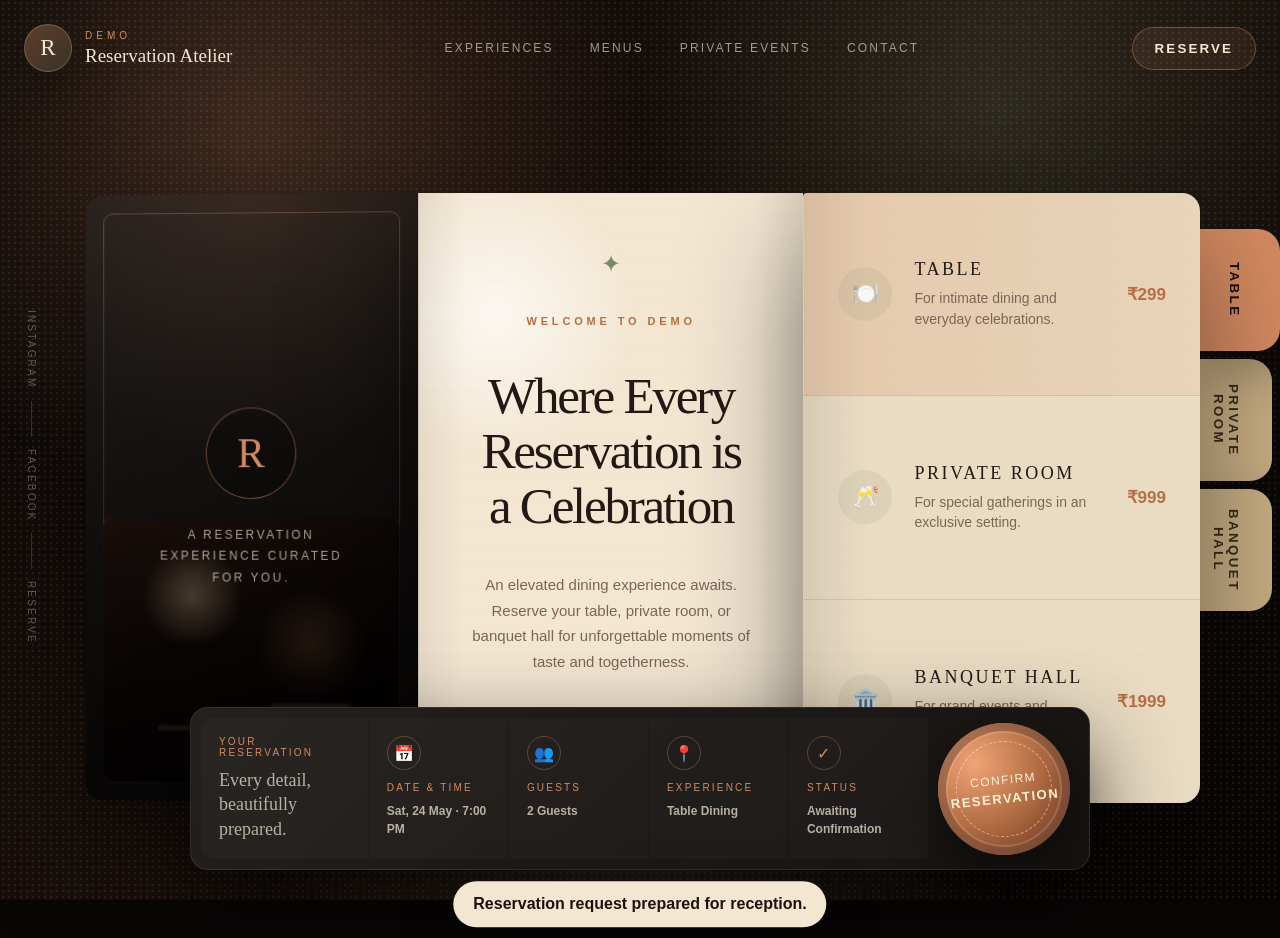
<file: index.html>
<!DOCTYPE html>
<html lang="en">
<head>
  <meta charset="UTF-8" />
  <meta name="viewport" content="width=device-width, initial-scale=1.0" />
  <title>Reservation Passport UI</title>
  <link rel="stylesheet" href="style.css" />
</head>
<body>
  <div class="ambient"></div>
  <div class="grain"></div>

  <main class="page">
    <nav class="navbar">
      <div class="logo">
        <div class="logo-mark">R</div>
        <div>
          <span>DEMO</span>
          <strong>Reservation Atelier</strong>
        </div>
      </div>

      <div class="nav-links">
        <a>Experiences</a>
        <a>Menus</a>
        <a>Private Events</a>
        <a>Contact</a>
      </div>

      <button class="nav-btn">Reserve</button>
    </nav>

    <section class="book-scene">
      <aside class="side-social">
        <span>Instagram</span>
        <i></i>
        <span>Facebook</span>
        <i></i>
        <span>Reserve</span>
      </aside>

      <section class="book">
        <div class="cover-page">
          <div class="cover-overlay"></div>

          <div class="cover-content">
            <div class="crest">R</div>
            <p>A reservation experience curated for you.</p>
          </div>

          <div class="cover-photo"></div>
        </div>

        <div class="paper-page intro-page">
          <div class="small-crest">✦</div>

          <span class="page-label">WELCOME TO DEMO</span>

          <h1>
            Where Every
            <br />
            Reservation is
            <br />
            a Celebration
          </h1>

          <p>
            An elevated dining experience awaits. Reserve your table,
            private room, or banquet hall for unforgettable moments
            of taste and togetherness.
          </p>

          <div class="signature">Atelier de Dining</div>
        </div>

        <div class="paper-page options-page">
          <button class="experience active" data-mode="table">
            <div class="icon">🍽️</div>
            <div>
              <h3>Table</h3>
              <p>For intimate dining and everyday celebrations.</p>
            </div>
            <span>₹299</span>
          </button>

          <button class="experience" data-mode="private">
            <div class="icon">🥂</div>
            <div>
              <h3>Private Room</h3>
              <p>For special gatherings in an exclusive setting.</p>
            </div>
            <span>₹999</span>
          </button>

          <button class="experience" data-mode="banquet">
            <div class="icon">🏛️</div>
            <div>
              <h3>Banquet Hall</h3>
              <p>For grand events and unforgettable occasions.</p>
            </div>
            <span>₹1999</span>
          </button>
        </div>

        <div class="tabs">
          <button class="active" data-mode="table">Table</button>
          <button data-mode="private">Private Room</button>
          <button data-mode="banquet">Banquet Hall</button>
        </div>
      </section>

      <section class="reservation-strip">
        <div class="strip-left">
          <span>Your Reservation</span>
          <p>Every detail, beautifully prepared.</p>
        </div>

        <div class="step">
          <div class="step-icon">📅</div>
          <span>Date & Time</span>
          <strong>Sat, 24 May · 7:00 PM</strong>
        </div>

        <div class="step">
          <div class="step-icon">👥</div>
          <span>Guests</span>
          <strong>2 Guests</strong>
        </div>

        <div class="step">
          <div class="step-icon">📍</div>
          <span>Experience</span>
          <strong id="stripMode">Table Dining</strong>
        </div>

        <div class="step">
          <div class="step-icon">✓</div>
          <span>Status</span>
          <strong>Awaiting Confirmation</strong>
        </div>

        <button class="seal-btn" id="confirmBtn">
          <span>Confirm</span>
          <strong>Reservation</strong>
        </button>
      </section>
    </section>
  </main>

  <div class="toast" id="toast">
    Reservation request prepared for reception.
  </div>

  <script src="script.js"></script>
</body>
</html>
</file>
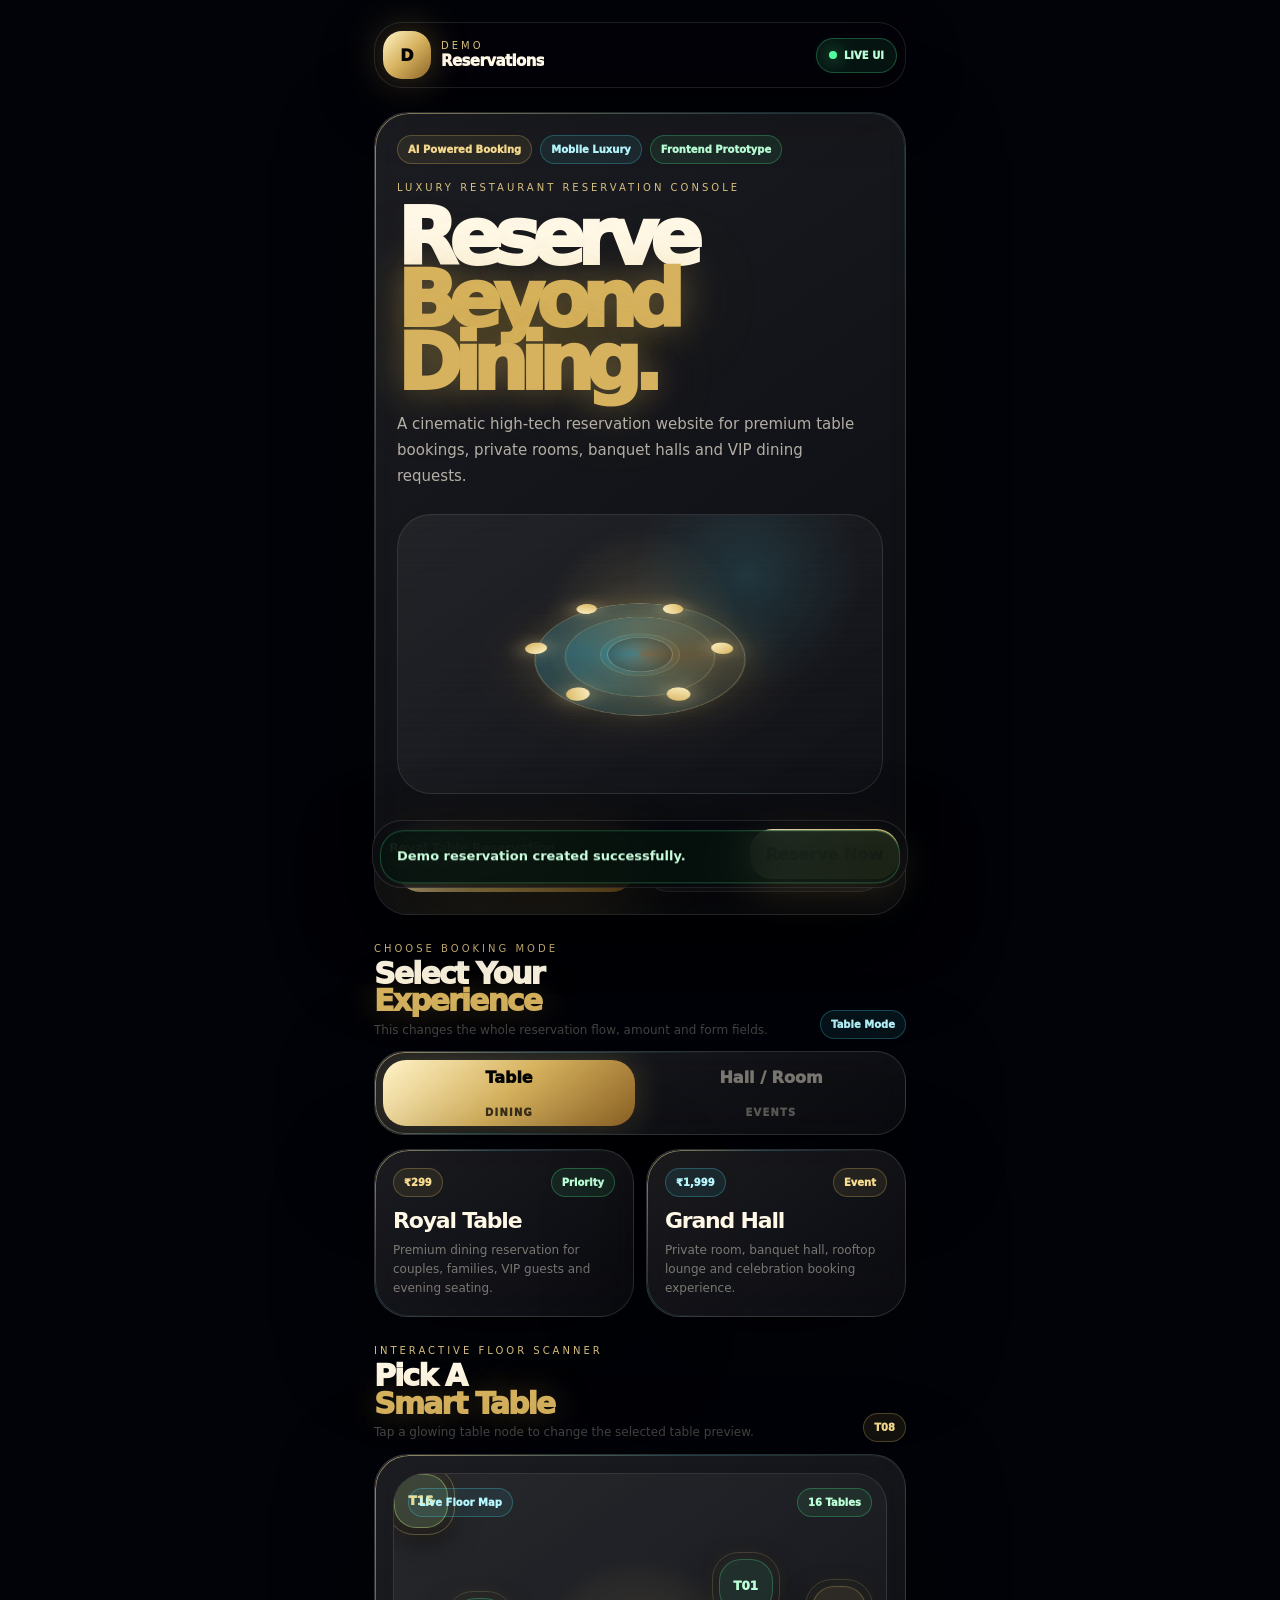
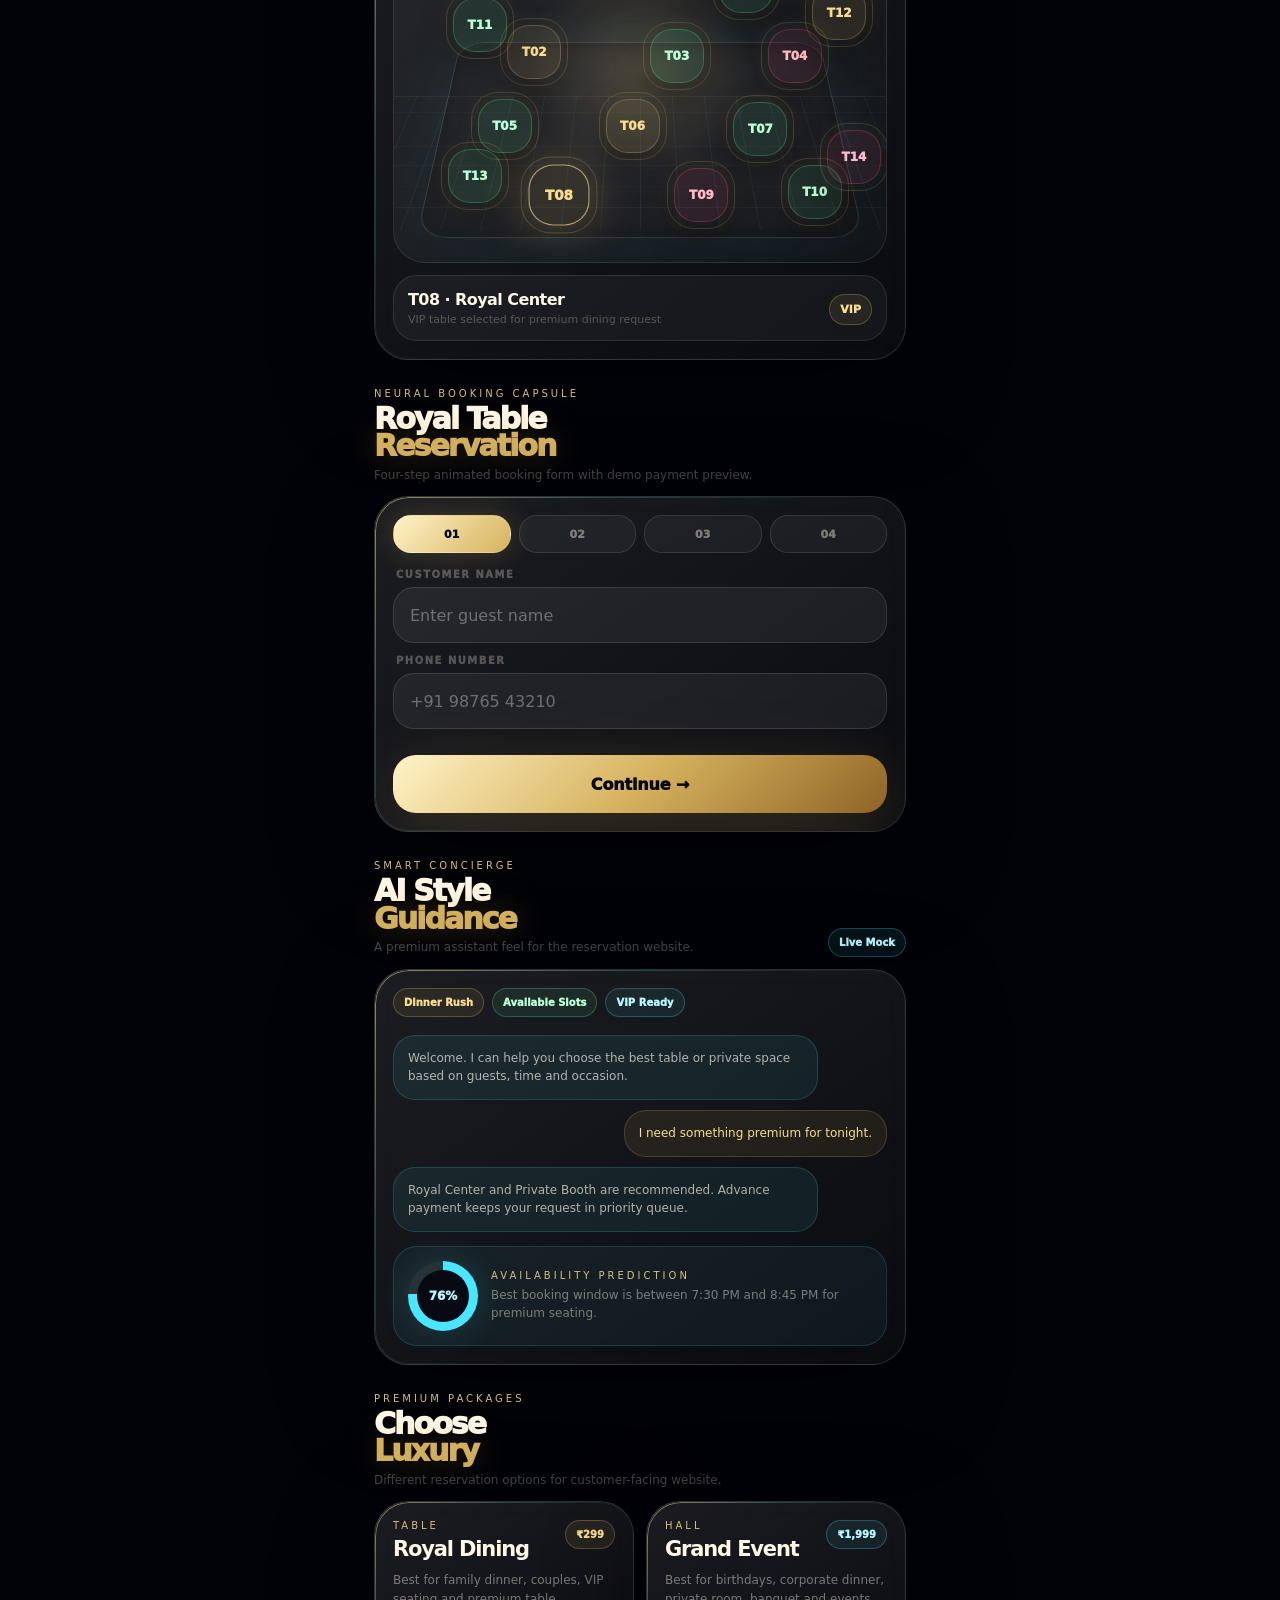
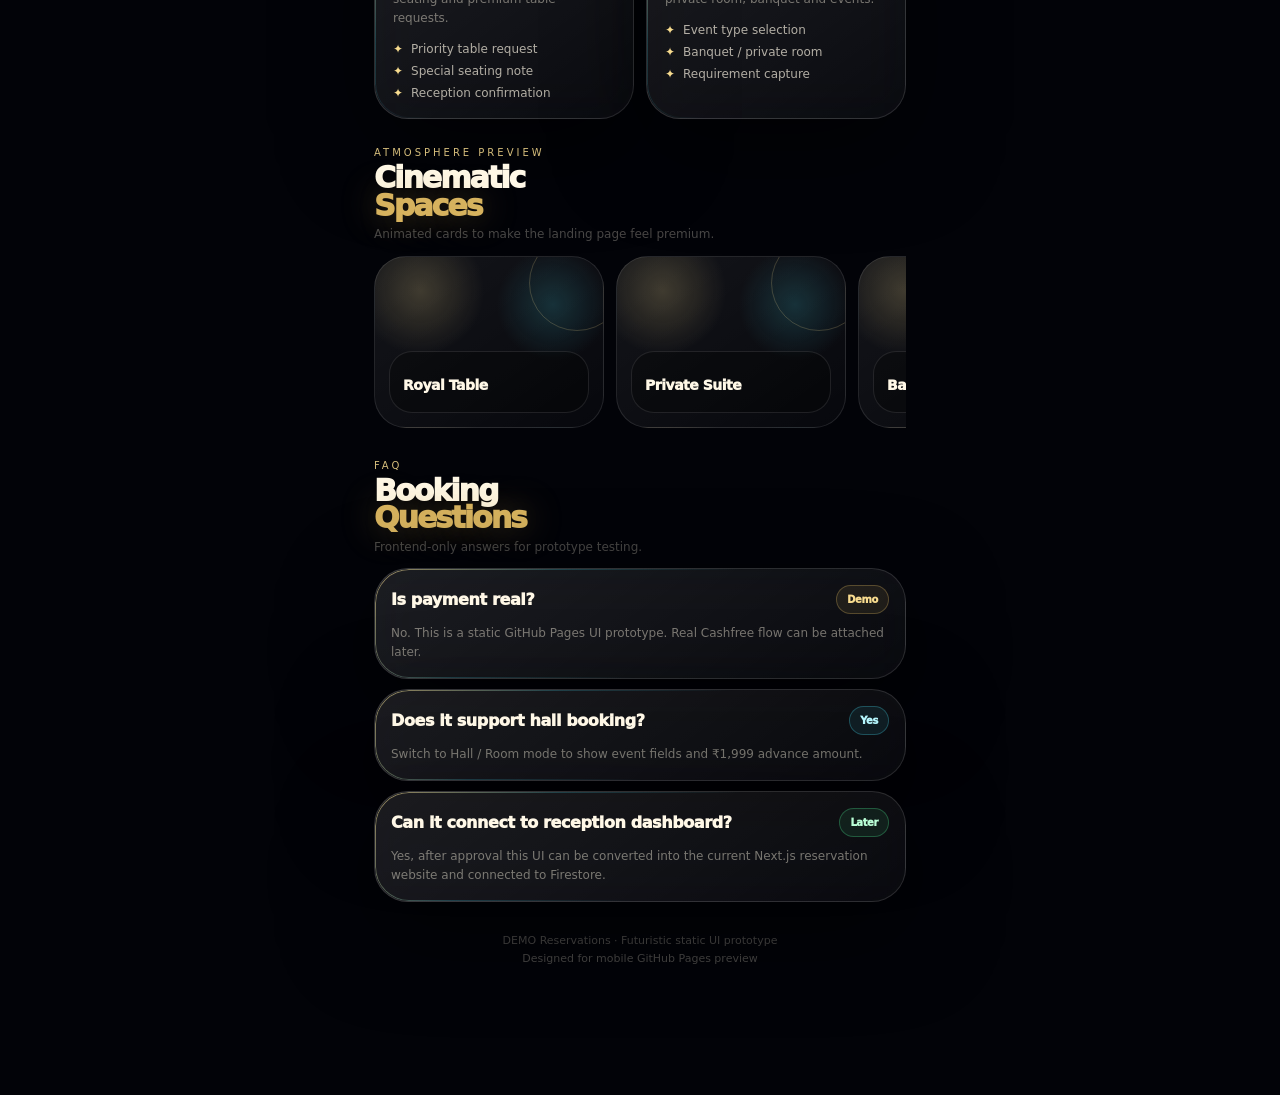
<file: reservation_ultra_futuristic_redesign.html>
<!DOCTYPE html>
<html lang="en">
<head>
  <meta charset="UTF-8" />
  <meta name="viewport" content="width=device-width, initial-scale=1.0, viewport-fit=cover" />
  <meta name="theme-color" content="#020308" />
  <title>DEMO Reservations — Ultra Futuristic Booking UI</title>
  <style>
    :root {
      --bg: #020308;
      --bg2: #070a13;
      --panel: rgba(255,255,255,.065);
      --panel2: rgba(255,255,255,.105);
      --line: rgba(255,255,255,.13);
      --line2: rgba(248,220,143,.28);
      --gold: #d6b25e;
      --gold2: #f8dc8f;
      --gold3: #fff3c7;
      --cyan: #49e6ff;
      --cyan2: #b7f8ff;
      --green: #52ff9d;
      --red: #ff547a;
      --orange: #ffb84d;
      --txt: #fff8e7;
      --muted: rgba(255,248,231,.68);
      --muted2: rgba(255,248,231,.44);
      --muted3: rgba(255,248,231,.28);
      --shadow: 0 28px 90px rgba(0,0,0,.55);
      --safe-bottom: env(safe-area-inset-bottom);
    }

    * {
      box-sizing: border-box;
      margin: 0;
      padding: 0;
      -webkit-tap-highlight-color: transparent;
    }

    html {
      scroll-behavior: smooth;
      background: var(--bg);
    }

    body {
      min-height: 100vh;
      overflow-x: hidden;
      color: var(--txt);
      background: var(--bg);
      font-family: Inter, ui-sans-serif, system-ui, -apple-system, BlinkMacSystemFont, "Segoe UI", sans-serif;
    }

    button, input, select, textarea {
      font: inherit;
    }

    button {
      border: 0;
      cursor: pointer;
    }

    a {
      color: inherit;
      text-decoration: none;
    }

    .screen-bg {
      position: fixed;
      inset: 0;
      z-index: -10;
      background:
        radial-gradient(circle at 12% 7%, rgba(214,178,94,.35), transparent 28%),
        radial-gradient(circle at 94% 16%, rgba(73,230,255,.19), transparent 26%),
        radial-gradient(circle at 45% 100%, rgba(214,178,94,.13), transparent 36%),
        linear-gradient(135deg, #010206 0%, #080c17 46%, #020204 100%);
    }

    .screen-bg::before {
      content: "";
      position: absolute;
      inset: 0;
      background-image:
        linear-gradient(rgba(255,255,255,.032) 1px, transparent 1px),
        linear-gradient(90deg, rgba(255,255,255,.032) 1px, transparent 1px);
      background-size: 44px 44px;
      mask-image: linear-gradient(to bottom, rgba(0,0,0,.8), transparent 82%);
      animation: gridFlow 18s linear infinite;
    }

    .screen-bg::after {
      content: "";
      position: absolute;
      inset: -20%;
      background: conic-gradient(from 120deg, transparent, rgba(214,178,94,.10), transparent, rgba(73,230,255,.08), transparent);
      filter: blur(46px);
      opacity: .95;
      animation: aurora 32s linear infinite;
    }

    @keyframes gridFlow {
      to { transform: translateY(44px); }
    }

    @keyframes aurora {
      to { transform: rotate(360deg); }
    }

    .orb {
      position: fixed;
      border-radius: 999px;
      filter: blur(64px);
      z-index: -9;
      pointer-events: none;
      opacity: .38;
      animation: orbFloat 9s ease-in-out infinite alternate;
    }

    .orb.one { width: 310px; height: 310px; background: var(--gold); left: -145px; top: 12%; }
    .orb.two { width: 280px; height: 280px; background: var(--cyan); right: -145px; top: 38%; animation-delay: -3s; opacity: .27; }
    .orb.three { width: 240px; height: 240px; background: #9d6f27; left: 30%; bottom: -150px; animation-delay: -6s; opacity: .24; }

    @keyframes orbFloat {
      from { transform: translate3d(0,0,0) scale(1); }
      to { transform: translate3d(28px,-42px,0) scale(1.15); }
    }

    .noise {
      position: fixed;
      inset: 0;
      pointer-events: none;
      z-index: -8;
      opacity: .12;
      background-image: url("data:image/svg+xml,%3Csvg viewBox='0 0 180 180' xmlns='http://www.w3.org/2000/svg'%3E%3Cfilter id='n'%3E%3CfeTurbulence type='fractalNoise' baseFrequency='0.84' numOctaves='3' stitchTiles='stitch'/%3E%3C/filter%3E%3Crect width='100%25' height='100%25' filter='url(%23n)' opacity='0.44'/%3E%3C/svg%3E");
    }

    .stars {
      position: fixed;
      inset: 0;
      z-index: -7;
      pointer-events: none;
      overflow: hidden;
    }

    .star {
      position: absolute;
      border-radius: 999px;
      background: currentColor;
      color: rgba(248,220,143,.72);
      box-shadow: 0 0 16px currentColor;
      opacity: .2;
      animation: starPulse 3.7s ease-in-out infinite;
    }

    @keyframes starPulse {
      0%,100% { transform: scale(.7); opacity: .16; }
      50% { transform: scale(1.22); opacity: .95; }
    }

    .preloader {
      position: fixed;
      inset: 0;
      z-index: 9999;
      display: grid;
      place-items: center;
      background: radial-gradient(circle at 50% 40%, rgba(214,178,94,.18), transparent 32%), #020308;
      animation: preOut .9s ease 2.0s forwards;
    }

    @keyframes preOut {
      to { opacity: 0; visibility: hidden; transform: scale(1.03); }
    }

    .loader-card {
      width: min(88vw, 360px);
      border: 1px solid var(--line);
      background: linear-gradient(145deg, rgba(255,255,255,.105), rgba(255,255,255,.035));
      border-radius: 38px;
      padding: 30px;
      text-align: center;
      box-shadow: var(--shadow);
      backdrop-filter: blur(24px);
      position: relative;
      overflow: hidden;
    }

    .loader-ring {
      width: 118px;
      height: 118px;
      margin: 0 auto 22px;
      border-radius: 999px;
      background: conic-gradient(from 0deg, var(--gold2), transparent, var(--cyan), transparent, var(--gold2));
      display: grid;
      place-items: center;
      animation: spin 1.3s linear infinite;
      box-shadow: 0 0 55px rgba(214,178,94,.26);
    }

    .loader-ring::after {
      content: "D";
      width: 82px;
      height: 82px;
      border-radius: inherit;
      background: #070a12;
      color: var(--gold2);
      display: grid;
      place-items: center;
      font-size: 34px;
      font-weight: 1000;
      box-shadow: inset 0 0 28px rgba(0,0,0,.55);
    }

    @keyframes spin { to { transform: rotate(360deg); } }

    .loader-card h2 {
      font-size: 20px;
      letter-spacing: -.04em;
    }

    .loader-card p {
      margin-top: 8px;
      color: var(--muted2);
      font-size: 13px;
      line-height: 1.55;
    }

    .app {
      width: min(100%, 560px);
      min-height: 100vh;
      margin: 0 auto;
      padding: 14px 14px calc(110px + var(--safe-bottom));
      position: relative;
    }

    .nav {
      position: sticky;
      top: 0;
      z-index: 100;
      padding: 8px 0 12px;
      backdrop-filter: blur(18px);
      -webkit-backdrop-filter: blur(18px);
    }

    .nav-box {
      display: flex;
      align-items: center;
      justify-content: space-between;
      gap: 12px;
      border: 1px solid rgba(255,255,255,.105);
      background: rgba(2,3,8,.55);
      border-radius: 28px;
      padding: 8px;
      box-shadow: 0 18px 60px rgba(0,0,0,.30);
    }

    .brand {
      display: flex;
      align-items: center;
      gap: 10px;
      min-width: 0;
    }

    .logo {
      width: 48px;
      height: 48px;
      border-radius: 19px;
      display: grid;
      place-items: center;
      flex: 0 0 auto;
      color: #040404;
      font-weight: 1000;
      background: linear-gradient(135deg, var(--gold3), var(--gold), #8d6427);
      box-shadow: 0 0 36px rgba(214,178,94,.34);
      position: relative;
      overflow: hidden;
    }

    .logo::after {
      content: "";
      position: absolute;
      inset: -70%;
      background: linear-gradient(90deg, transparent, rgba(255,255,255,.70), transparent);
      transform: rotate(35deg) translateX(-82%);
      animation: logoShine 3.5s infinite;
    }

    @keyframes logoShine {
      0%, 35% { transform: rotate(35deg) translateX(-82%); }
      70%, 100% { transform: rotate(35deg) translateX(82%); }
    }

    .kicker {
      color: var(--gold2);
      font-size: 10px;
      letter-spacing: .30em;
      text-transform: uppercase;
      opacity: .86;
      white-space: nowrap;
    }

    .brand-title {
      margin-top: 1px;
      font-size: 15px;
      font-weight: 1000;
      letter-spacing: -.04em;
      white-space: nowrap;
      overflow: hidden;
      text-overflow: ellipsis;
    }

    .live {
      display: inline-flex;
      align-items: center;
      gap: 7px;
      border: 1px solid rgba(82,255,157,.26);
      background: rgba(82,255,157,.08);
      color: #baffd7;
      border-radius: 999px;
      padding: 11px 12px;
      font-size: 10px;
      font-weight: 1000;
      white-space: nowrap;
    }

    .dot {
      width: 8px;
      height: 8px;
      border-radius: 999px;
      background: var(--green);
      box-shadow: 0 0 18px var(--green);
      animation: dotPulse 1.25s infinite;
    }

    @keyframes dotPulse {
      0%, 100% { opacity: .46; transform: scale(.85); }
      50% { opacity: 1; transform: scale(1.25); }
    }

    .glass {
      border: 1px solid var(--line);
      background: linear-gradient(145deg, rgba(255,255,255,.105), rgba(255,255,255,.035));
      border-radius: 34px;
      box-shadow: var(--shadow);
      backdrop-filter: blur(24px);
      -webkit-backdrop-filter: blur(24px);
      position: relative;
      overflow: hidden;
    }

    .glass::before {
      content: "";
      position: absolute;
      inset: 0;
      border-radius: inherit;
      padding: 1px;
      background: linear-gradient(135deg, rgba(248,220,143,.58), rgba(73,230,255,.21), transparent 58%);
      -webkit-mask: linear-gradient(#000 0 0) content-box, linear-gradient(#000 0 0);
      -webkit-mask-composite: xor;
      mask-composite: exclude;
      pointer-events: none;
    }

    .hero {
      padding-top: 12px;
    }

    .hero-card {
      padding: 22px;
      min-height: 660px;
      display: grid;
      align-content: space-between;
      animation: revealUp .8s ease both;
    }

    @keyframes revealUp {
      from { opacity: 0; transform: translateY(28px) scale(.975); }
      to { opacity: 1; transform: translateY(0) scale(1); }
    }

    .hero-main {
      position: relative;
      z-index: 1;
    }

    .chip-row {
      display: flex;
      flex-wrap: wrap;
      gap: 8px;
      margin-bottom: 18px;
    }

    .chip {
      display: inline-flex;
      align-items: center;
      justify-content: center;
      gap: 6px;
      border: 1px solid rgba(255,255,255,.12);
      background: rgba(255,255,255,.055);
      color: var(--muted);
      border-radius: 999px;
      padding: 8px 10px;
      font-size: 10px;
      font-weight: 1000;
      white-space: nowrap;
    }

    .chip.gold { color: var(--gold2); border-color: rgba(214,178,94,.30); background: rgba(214,178,94,.095); }
    .chip.cyan { color: var(--cyan2); border-color: rgba(73,230,255,.26); background: rgba(73,230,255,.08); }
    .chip.green { color: #baffd7; border-color: rgba(82,255,157,.26); background: rgba(82,255,157,.08); }
    .chip.red { color: #ffbac9; border-color: rgba(255,84,122,.30); background: rgba(255,84,122,.08); }
    .chip.orange { color: #ffd39a; border-color: rgba(255,184,77,.30); background: rgba(255,184,77,.08); }

    .hero-title {
      margin-top: 14px;
      font-size: clamp(52px, 14vw, 78px);
      line-height: .80;
      letter-spacing: -.105em;
      font-weight: 1000;
    }

    .gold-text {
      color: var(--gold);
      text-shadow: 0 0 36px rgba(214,178,94,.38), 0 0 90px rgba(214,178,94,.18);
    }

    .cyan-text {
      color: var(--cyan);
      text-shadow: 0 0 36px rgba(73,230,255,.24);
    }

    .hero-copy {
      max-width: 95%;
      margin-top: 18px;
      color: var(--muted);
      font-size: 15px;
      line-height: 1.72;
    }

    .hero-visual {
      height: 280px;
      margin: 24px 0;
      border-radius: 34px;
      border: 1px solid rgba(255,255,255,.10);
      background:
        radial-gradient(circle at 50% 40%, rgba(248,220,143,.18), transparent 33%),
        radial-gradient(circle at 72% 22%, rgba(73,230,255,.13), transparent 28%),
        linear-gradient(145deg, rgba(255,255,255,.060), rgba(255,255,255,.020));
      position: relative;
      overflow: hidden;
      display: grid;
      place-items: center;
      perspective: 900px;
    }

    .hero-visual::before {
      content: "";
      position: absolute;
      inset: 0;
      background: repeating-linear-gradient(180deg, rgba(255,255,255,.045) 0 1px, transparent 1px 10px);
      opacity: .25;
      animation: scanLines 4.5s linear infinite;
    }

    @keyframes scanLines {
      from { transform: translateY(-18px); }
      to { transform: translateY(18px); }
    }

    .dining-orbit {
      width: 210px;
      height: 210px;
      border-radius: 999px;
      position: relative;
      transform: rotateX(58deg) rotateZ(0deg);
      transform-style: preserve-3d;
      animation: orbitSpin 11s linear infinite;
    }

    @keyframes orbitSpin {
      to { transform: rotateX(58deg) rotateZ(360deg); }
    }

    .orbit-ring {
      position: absolute;
      inset: 0;
      border-radius: inherit;
      border: 1px solid rgba(248,220,143,.30);
      background: conic-gradient(from 90deg, rgba(214,178,94,.18), rgba(73,230,255,.20), rgba(214,178,94,.18));
      box-shadow: 0 0 60px rgba(214,178,94,.20);
    }

    .orbit-ring:nth-child(2) { inset: 30px; opacity: .74; animation: reverseSpin 6s linear infinite; }
    .orbit-ring:nth-child(3) { inset: 65px; opacity: .62; animation: reverseSpin 8s linear infinite; }

    @keyframes reverseSpin {
      to { transform: rotate(-360deg); }
    }

    .orbit-table {
      position: absolute;
      inset: 72px;
      border-radius: 999px;
      background: rgba(255,255,255,.08);
      border: 1px solid rgba(255,255,255,.16);
      box-shadow: inset 0 0 34px rgba(0,0,0,.42);
    }

    .orbit-seat {
      width: 22px;
      height: 22px;
      border-radius: 999px;
      position: absolute;
      left: 94px;
      top: 94px;
      margin: -11px;
      background: linear-gradient(135deg, var(--gold3), var(--gold));
      box-shadow: 0 0 24px rgba(248,220,143,.62);
      animation: seatPulse 1.6s ease-in-out infinite;
    }

    .orbit-seat:nth-child(5) { transform: rotate(0deg) translateX(94px); }
    .orbit-seat:nth-child(6) { transform: rotate(60deg) translateX(94px); animation-delay: .1s; }
    .orbit-seat:nth-child(7) { transform: rotate(120deg) translateX(94px); animation-delay: .2s; }
    .orbit-seat:nth-child(8) { transform: rotate(180deg) translateX(94px); animation-delay: .3s; }
    .orbit-seat:nth-child(9) { transform: rotate(240deg) translateX(94px); animation-delay: .4s; }
    .orbit-seat:nth-child(10) { transform: rotate(300deg) translateX(94px); animation-delay: .5s; }

    @keyframes seatPulse {
      0%,100% { opacity: .72; filter: brightness(.9); }
      50% { opacity: 1; filter: brightness(1.2); }
    }

    .hero-actions {
      display: grid;
      grid-template-columns: 1fr;
      gap: 10px;
      margin-top: 16px;
    }

    .btn {
      min-height: 58px;
      border-radius: 23px;
      display: inline-flex;
      align-items: center;
      justify-content: center;
      gap: 10px;
      padding: 15px 18px;
      color: #050505;
      background: linear-gradient(135deg, var(--gold3), var(--gold), #8f6426);
      box-shadow: 0 18px 70px rgba(214,178,94,.24);
      font-weight: 1000;
      letter-spacing: -.01em;
      position: relative;
      overflow: hidden;
      transition: transform .22s ease, filter .22s ease;
    }

    .btn::after {
      content: "";
      position: absolute;
      inset: -90% -40%;
      background: linear-gradient(90deg, transparent, rgba(255,255,255,.55), transparent);
      transform: translateX(-80%) rotate(25deg);
      transition: transform .7s ease;
    }

    .btn:active { transform: scale(.98); filter: brightness(1.05); }
    .btn:hover::after { transform: translateX(80%) rotate(25deg); }
    .btn.secondary { color: var(--txt); background: rgba(255,255,255,.060); border: 1px solid rgba(255,255,255,.12); box-shadow: none; }
    .btn.small { min-height: 46px; border-radius: 18px; font-size: 13px; padding: 12px 14px; }

    .section {
      margin-top: 18px;
    }

    .section-head {
      display: flex;
      justify-content: space-between;
      align-items: end;
      gap: 12px;
      margin: 28px 0 12px;
    }

    .section-title {
      margin-top: 6px;
      font-size: 30px;
      line-height: .92;
      letter-spacing: -.065em;
      font-weight: 1000;
    }

    .section-sub {
      margin-top: 7px;
      color: var(--muted3);
      font-size: 12px;
      line-height: 1.45;
    }

    .experience-switch {
      display: grid;
      grid-template-columns: repeat(2, minmax(0, 1fr));
      gap: 10px;
      padding: 8px;
      border-radius: 30px;
    }

    .mode-btn {
      min-height: 66px;
      border-radius: 23px;
      background: transparent;
      color: var(--muted2);
      font-weight: 1000;
      transition: .25s ease;
      display: grid;
      place-items: center;
      gap: 3px;
    }

    .mode-btn span {
      color: inherit;
      font-size: 10px;
      letter-spacing: .12em;
      text-transform: uppercase;
      opacity: .74;
    }

    .mode-btn.active {
      color: #050505;
      background: linear-gradient(135deg, var(--gold3), var(--gold), #8f6426);
      box-shadow: 0 0 34px rgba(214,178,94,.24);
    }

    .cinematic-tabs {
      display: grid;
      grid-template-columns: 1fr;
      gap: 12px;
      margin-top: 14px;
    }

    .experience-card {
      padding: 18px;
      min-height: 160px;
    }

    .experience-card h3 {
      margin-top: 11px;
      font-size: 22px;
      letter-spacing: -.055em;
    }

    .experience-card p {
      margin-top: 8px;
      color: var(--muted2);
      font-size: 12px;
      line-height: 1.58;
    }

    .experience-meta {
      display: flex;
      justify-content: space-between;
      align-items: center;
      gap: 10px;
    }

    .floor-lab {
      padding: 18px;
    }

    .floor-map {
      height: 390px;
      border-radius: 32px;
      border: 1px solid rgba(255,255,255,.10);
      background:
        radial-gradient(circle at 50% 50%, rgba(248,220,143,.18), transparent 36%),
        linear-gradient(145deg, rgba(255,255,255,.060), rgba(255,255,255,.020));
      position: relative;
      overflow: hidden;
      perspective: 980px;
    }

    .floor-map::before {
      content: "";
      position: absolute;
      left: -15%;
      right: -15%;
      bottom: 8%;
      height: 72%;
      background-image:
        linear-gradient(rgba(248,220,143,.105) 1px, transparent 1px),
        linear-gradient(90deg, rgba(73,230,255,.09) 1px, transparent 1px);
      background-size: 40px 40px;
      transform: rotateX(63deg);
      transform-origin: bottom;
      animation: floorMove 6s linear infinite;
      opacity: .75;
    }

    @keyframes floorMove {
      to { background-position: 0 40px, 40px 0; }
    }

    .floor-core {
      position: absolute;
      inset: 50px 22px 24px;
      border-radius: 32px;
      transform: rotateX(50deg);
      transform-origin: bottom;
      border: 1px solid rgba(255,255,255,.12);
      background: rgba(255,255,255,.035);
      box-shadow: inset 0 0 50px rgba(0,0,0,.35), 0 0 80px rgba(73,230,255,.10);
    }

    .table-node {
      position: absolute;
      width: 54px;
      height: 54px;
      border-radius: 22px;
      display: grid;
      place-items: center;
      color: var(--txt);
      font-size: 12px;
      font-weight: 1000;
      border: 1px solid rgba(255,255,255,.14);
      background: rgba(255,255,255,.075);
      box-shadow: 0 12px 34px rgba(0,0,0,.34), 0 0 26px rgba(214,178,94,.12);
      animation: nodeFloat 2.8s ease-in-out infinite alternate;
      transition: .22s ease;
    }

    .table-node::after {
      content: "";
      position: absolute;
      inset: -8px;
      border-radius: 27px;
      border: 1px solid rgba(248,220,143,.16);
      animation: nodeRing 2s ease-in-out infinite;
    }

    .table-node.available { color: #baffd7; background: rgba(82,255,157,.08); border-color: rgba(82,255,157,.25); }
    .table-node.vip { color: var(--gold2); background: rgba(214,178,94,.10); border-color: rgba(214,178,94,.31); }
    .table-node.booked { color: #ffbac9; background: rgba(255,84,122,.08); border-color: rgba(255,84,122,.28); }
    .table-node.selected { transform: scale(1.13); border-color: rgba(248,220,143,.66); box-shadow: 0 0 42px rgba(214,178,94,.34); }

    @keyframes nodeFloat {
      from { translate: 0 0; }
      to { translate: 0 -8px; }
    }

    @keyframes nodeRing {
      0%,100% { opacity: .12; transform: scale(.86); }
      50% { opacity: .65; transform: scale(1.10); }
    }

    .map-hud {
      position: absolute;
      left: 14px;
      right: 14px;
      top: 14px;
      display: flex;
      justify-content: space-between;
      align-items: center;
      gap: 10px;
      z-index: 3;
    }

    .selected-table-info {
      margin-top: 12px;
      display: grid;
      grid-template-columns: 1fr auto;
      gap: 10px;
      align-items: center;
      border: 1px solid rgba(255,255,255,.10);
      background: rgba(255,255,255,.045);
      border-radius: 24px;
      padding: 14px;
    }

    .selected-table-info strong {
      display: block;
      font-size: 16px;
      letter-spacing: -.035em;
    }

    .selected-table-info span {
      display: block;
      color: var(--muted3);
      font-size: 11px;
      margin-top: 4px;
    }

    .booking-system {
      padding: 18px;
    }

    .stepper {
      display: grid;
      grid-template-columns: repeat(4, 1fr);
      gap: 8px;
      margin-bottom: 16px;
    }

    .step-dot {
      height: 38px;
      border-radius: 18px;
      border: 1px solid rgba(255,255,255,.11);
      background: rgba(255,255,255,.045);
      color: var(--muted2);
      display: grid;
      place-items: center;
      font-size: 11px;
      font-weight: 1000;
      transition: .25s ease;
    }

    .step-dot.active {
      color: #050505;
      background: linear-gradient(135deg, var(--gold3), var(--gold));
      box-shadow: 0 0 30px rgba(214,178,94,.24);
    }

    .form-step {
      display: none;
      animation: stepIn .32s ease both;
    }

    .form-step.active {
      display: grid;
      gap: 12px;
    }

    @keyframes stepIn {
      from { opacity: 0; transform: translateY(16px); }
      to { opacity: 1; transform: translateY(0); }
    }

    .field {
      display: grid;
      gap: 7px;
    }

    .label {
      color: var(--muted3);
      font-size: 10px;
      font-weight: 1000;
      letter-spacing: .15em;
      text-transform: uppercase;
      padding-left: 3px;
    }

    input, select, textarea {
      width: 100%;
      min-height: 56px;
      color: var(--txt);
      border-radius: 21px;
      border: 1px solid rgba(255,255,255,.12);
      background: rgba(255,255,255,.060);
      outline: none;
      padding: 15px 16px;
      transition: border-color .22s ease, background .22s ease, transform .22s ease;
    }

    input:focus, select:focus, textarea:focus {
      border-color: rgba(248,220,143,.52);
      background: rgba(255,255,255,.085);
      transform: translateY(-1px);
    }

    input::placeholder, textarea::placeholder { color: rgba(255,255,255,.35); }
    select option { color: white; background: #080a12; }
    textarea { resize: none; line-height: 1.55; }

    .field-row {
      display: grid;
      grid-template-columns: 1fr 120px;
      gap: 10px;
    }

    .preference-grid {
      display: grid;
      grid-template-columns: 1fr 1fr;
      gap: 10px;
    }

    .pref-card {
      min-height: 92px;
      border-radius: 24px;
      border: 1px solid rgba(255,255,255,.105);
      background: rgba(255,255,255,.045);
      padding: 13px;
      display: grid;
      align-content: space-between;
      color: var(--muted);
      transition: .22s ease;
    }

    .pref-card.active {
      border-color: rgba(248,220,143,.42);
      background: rgba(214,178,94,.095);
      color: var(--gold2);
    }

    .pref-card b {
      display: block;
      font-size: 13px;
      line-height: 1.25;
    }

    .pref-card span {
      font-size: 10px;
      color: var(--muted3);
    }

    .amount-panel {
      margin-top: 14px;
      padding: 16px;
      border-radius: 28px;
      border: 1px solid rgba(214,178,94,.24);
      background: radial-gradient(circle at 15% 20%, rgba(248,220,143,.16), transparent 35%), rgba(214,178,94,.085);
      display: grid;
      gap: 12px;
    }

    .amount-top {
      display: flex;
      justify-content: space-between;
      align-items: center;
      gap: 12px;
    }

    .amount-top span {
      display: block;
      color: var(--muted3);
      font-size: 10px;
      letter-spacing: .16em;
      text-transform: uppercase;
      font-weight: 1000;
    }

    .amount-top strong {
      display: block;
      color: var(--gold2);
      font-size: 32px;
      letter-spacing: -.065em;
      margin-top: 2px;
    }

    .summary-list {
      display: grid;
      gap: 8px;
    }

    .summary-line {
      display: flex;
      justify-content: space-between;
      gap: 12px;
      color: var(--muted2);
      font-size: 12px;
      border-top: 1px solid rgba(255,255,255,.08);
      padding-top: 8px;
    }

    .summary-line b { color: var(--txt); }

    .step-actions {
      display: grid;
      grid-template-columns: 1fr 1fr;
      gap: 10px;
      margin-top: 14px;
    }

    .step-actions.single { grid-template-columns: 1fr; }

    .hidden { display: none !important; }

    .ai-concierge {
      padding: 18px;
    }

    .chat-window {
      margin-top: 14px;
      display: grid;
      gap: 10px;
    }

    .message {
      max-width: 86%;
      padding: 13px 14px;
      border-radius: 22px;
      border: 1px solid rgba(255,255,255,.10);
      background: rgba(255,255,255,.050);
      color: var(--muted);
      font-size: 12px;
      line-height: 1.55;
    }

    .message.ai {
      border-color: rgba(73,230,255,.18);
      background: rgba(73,230,255,.07);
    }

    .message.user {
      margin-left: auto;
      border-color: rgba(214,178,94,.22);
      background: rgba(214,178,94,.09);
      color: var(--gold2);
    }

    .live-prediction {
      margin-top: 14px;
      display: grid;
      grid-template-columns: auto 1fr;
      gap: 13px;
      align-items: center;
      padding: 14px;
      border: 1px solid rgba(73,230,255,.16);
      background: rgba(73,230,255,.055);
      border-radius: 24px;
    }

    .ring {
      width: 70px;
      height: 70px;
      border-radius: 999px;
      display: grid;
      place-items: center;
      background: conic-gradient(var(--cyan) 0 76%, rgba(255,255,255,.08) 76% 100%);
      box-shadow: 0 0 34px rgba(73,230,255,.16);
    }

    .ring::after {
      content: "76%";
      width: 52px;
      height: 52px;
      border-radius: inherit;
      background: #070a12;
      color: var(--cyan2);
      display: grid;
      place-items: center;
      font-size: 12px;
      font-weight: 1000;
    }

    .packages {
      display: grid;
      gap: 12px;
    }

    .package {
      padding: 18px;
      min-height: 184px;
    }

    .package-top {
      display: flex;
      justify-content: space-between;
      gap: 12px;
      align-items: flex-start;
    }

    .package h3 {
      margin-top: 6px;
      font-size: 21px;
      letter-spacing: -.055em;
    }

    .package p {
      margin-top: 10px;
      color: var(--muted2);
      font-size: 12px;
      line-height: 1.58;
    }

    .feature-list {
      display: grid;
      gap: 8px;
      margin-top: 14px;
    }

    .feature-list li {
      list-style: none;
      display: flex;
      gap: 8px;
      color: var(--muted);
      font-size: 12px;
    }

    .feature-list li::before { content: "✦"; color: var(--gold2); }

    .gallery {
      display: flex;
      gap: 12px;
      overflow-x: auto;
      padding-bottom: 4px;
      scrollbar-width: none;
    }

    .gallery::-webkit-scrollbar { display: none; }

    .gallery-card {
      flex: 0 0 230px;
      height: 172px;
      border-radius: 32px;
      border: 1px solid rgba(255,255,255,.105);
      background: radial-gradient(circle at 20% 20%, rgba(248,220,143,.20), transparent 28%), radial-gradient(circle at 78% 28%, rgba(73,230,255,.16), transparent 26%), linear-gradient(145deg, rgba(255,255,255,.075), rgba(255,255,255,.025));
      position: relative;
      overflow: hidden;
    }

    .gallery-card::before {
      content: "";
      position: absolute;
      inset: auto 14px 14px;
      height: 60px;
      border-radius: 23px;
      border: 1px solid rgba(255,255,255,.10);
      background: rgba(0,0,0,.26);
    }

    .gallery-card::after {
      content: attr(data-label);
      position: absolute;
      left: 28px;
      bottom: 34px;
      font-size: 14px;
      font-weight: 1000;
      letter-spacing: -.035em;
    }

    .gallery-ring {
      position: absolute;
      width: 96px;
      height: 96px;
      border-radius: 999px;
      border: 1px solid rgba(248,220,143,.20);
      right: -22px;
      top: -22px;
      animation: spin 10s linear infinite;
    }

    .faq {
      display: grid;
      gap: 10px;
    }

    .faq-item {
      padding: 16px;
    }

    .faq-q {
      display: flex;
      justify-content: space-between;
      align-items: center;
      gap: 12px;
      font-weight: 1000;
      letter-spacing: -.025em;
    }

    .faq-a {
      color: var(--muted2);
      font-size: 12px;
      line-height: 1.58;
      margin-top: 10px;
    }

    .footer {
      text-align: center;
      color: var(--muted3);
      font-size: 11px;
      line-height: 1.6;
      padding: 30px 8px 18px;
    }

    .bottom-bar {
      position: fixed;
      left: 50%;
      bottom: calc(12px + var(--safe-bottom));
      transform: translateX(-50%);
      z-index: 120;
      width: min(calc(100% - 24px), 536px);
      border: 1px solid rgba(255,255,255,.12);
      background: rgba(5,7,13,.78);
      backdrop-filter: blur(24px);
      -webkit-backdrop-filter: blur(24px);
      border-radius: 30px;
      box-shadow: 0 22px 70px rgba(0,0,0,.50);
      padding: 8px;
      display: grid;
      grid-template-columns: 1fr auto;
      align-items: center;
      gap: 8px;
    }

    .bottom-copy {
      min-width: 0;
      padding-left: 8px;
    }

    .bottom-copy strong {
      display: block;
      font-size: 13px;
      letter-spacing: -.035em;
      white-space: nowrap;
      overflow: hidden;
      text-overflow: ellipsis;
    }

    .bottom-copy span {
      display: block;
      color: var(--muted3);
      font-size: 10px;
      white-space: nowrap;
      overflow: hidden;
      text-overflow: ellipsis;
      margin-top: 2px;
    }

    .bottom-btn {
      min-height: 50px;
      border-radius: 22px;
      padding: 0 16px;
      color: #050505;
      font-weight: 1000;
      background: linear-gradient(135deg, var(--gold3), var(--gold));
      box-shadow: 0 12px 42px rgba(214,178,94,.22);
    }

    .modal {
      position: fixed;
      inset: 0;
      z-index: 500;
      display: none;
      place-items: end center;
      padding: 14px;
      background: rgba(0,0,0,.64);
      backdrop-filter: blur(14px);
    }

    .modal.show { display: grid; }

    .sheet {
      width: min(100%, 540px);
      border-radius: 38px;
      border: 1px solid var(--line);
      background: radial-gradient(circle at 50% 0%, rgba(214,178,94,.19), transparent 34%), rgba(5,7,13,.95);
      box-shadow: 0 34px 120px rgba(0,0,0,.72);
      backdrop-filter: blur(24px);
      padding: 20px;
      animation: sheetUp .36s ease both;
    }

    @keyframes sheetUp {
      from { opacity: 0; transform: translateY(42px) scale(.97); }
      to { opacity: 1; transform: translateY(0) scale(1); }
    }

    .payment-ring {
      width: 120px;
      height: 120px;
      margin: 10px auto 18px;
      border-radius: 999px;
      background: conic-gradient(from 0deg, var(--gold2), var(--cyan), var(--gold2));
      display: grid;
      place-items: center;
      animation: spin 1.25s linear infinite;
      box-shadow: 0 0 60px rgba(214,178,94,.22);
    }

    .payment-ring::after {
      content: "₹";
      width: 84px;
      height: 84px;
      border-radius: inherit;
      display: grid;
      place-items: center;
      color: var(--gold2);
      background: #070a12;
      font-size: 38px;
      font-weight: 1000;
      box-shadow: inset 0 0 30px rgba(0,0,0,.55);
    }

    .sheet h2 {
      text-align: center;
      font-size: 28px;
      line-height: .95;
      letter-spacing: -.065em;
    }

    .sheet p {
      margin: 9px auto 0;
      max-width: 90%;
      text-align: center;
      color: var(--muted2);
      font-size: 13px;
      line-height: 1.55;
    }

    .status-lines {
      display: grid;
      gap: 9px;
      margin: 18px 0 4px;
    }

    .status-line {
      display: flex;
      justify-content: space-between;
      gap: 12px;
      align-items: center;
      padding: 12px;
      border-radius: 18px;
      border: 1px solid rgba(255,255,255,.10);
      background: rgba(255,255,255,.045);
      color: var(--muted2);
      font-size: 12px;
      font-weight: 800;
    }

    .status-line b { color: var(--txt); }

    .toast {
      position: fixed;
      left: 50%;
      bottom: calc(96px + var(--safe-bottom));
      transform: translateX(-50%) translateY(150%);
      z-index: 600;
      width: min(calc(100% - 24px), 520px);
      border-radius: 24px;
      border: 1px solid rgba(82,255,157,.25);
      background: rgba(5,18,13,.88);
      color: #caffde;
      padding: 16px;
      font-size: 13px;
      font-weight: 900;
      line-height: 1.45;
      backdrop-filter: blur(20px);
      box-shadow: 0 24px 80px rgba(0,0,0,.48);
      transition: transform .34s ease;
    }

    .toast.show { transform: translateX(-50%) translateY(0); }

    .reveal {
      opacity: 0;
      transform: translateY(20px);
      transition: .7s ease;
    }

    .reveal.in {
      opacity: 1;
      transform: translateY(0);
    }

    @media (min-width: 500px) {
      .hero-actions { grid-template-columns: 1fr 1fr; }
      .cinematic-tabs { grid-template-columns: 1fr 1fr; }
      .packages { grid-template-columns: 1fr 1fr; }
    }

    @media (max-width: 370px) {
      .field-row, .preference-grid, .hero-actions, .bottom-bar, .step-actions {
        grid-template-columns: 1fr;
      }
      .bottom-copy { display: none; }
      .hero-title { font-size: 47px; }
      .hero-card { padding: 18px; min-height: 620px; }
      .floor-map { height: 350px; }
      .experience-switch { grid-template-columns: 1fr; }
    }

    @media (prefers-reduced-motion: reduce) {
      *, *::before, *::after {
        animation-duration: .001ms !important;
        animation-iteration-count: 1 !important;
        transition-duration: .001ms !important;
        scroll-behavior: auto !important;
      }
    }

    .star:nth-child(1) { left: 37%; top: 61%; width: 2px; height: 2px; color: rgba(248,220,143,.72); animation-delay: -0.1s; animation-duration: 3.02s; }
    .star:nth-child(2) { left: 74%; top: 22%; width: 3px; height: 3px; color: rgba(248,220,143,.72); animation-delay: -0.2s; animation-duration: 3.44s; }
    .star:nth-child(3) { left: 11%; top: 83%; width: 1px; height: 1px; color: rgba(73,230,255,.62); animation-delay: -0.3s; animation-duration: 3.86s; }
    .star:nth-child(4) { left: 48%; top: 44%; width: 2px; height: 2px; color: rgba(248,220,143,.72); animation-delay: -0.4s; animation-duration: 4.28s; }
    .star:nth-child(5) { left: 85%; top: 5%; width: 3px; height: 3px; color: rgba(248,220,143,.72); animation-delay: -0.5s; animation-duration: 4.70s; }
    .star:nth-child(6) { left: 22%; top: 66%; width: 1px; height: 1px; color: rgba(73,230,255,.62); animation-delay: -0.6s; animation-duration: 5.12s; }
    .star:nth-child(7) { left: 59%; top: 27%; width: 2px; height: 2px; color: rgba(248,220,143,.72); animation-delay: -0.7s; animation-duration: 5.54s; }
    .star:nth-child(8) { left: 96%; top: 88%; width: 3px; height: 3px; color: rgba(248,220,143,.72); animation-delay: -0.8s; animation-duration: 5.96s; }
    .star:nth-child(9) { left: 33%; top: 49%; width: 1px; height: 1px; color: rgba(73,230,255,.62); animation-delay: -0.9s; animation-duration: 2.60s; }
    .star:nth-child(10) { left: 70%; top: 10%; width: 2px; height: 2px; color: rgba(248,220,143,.72); animation-delay: -1.0s; animation-duration: 3.02s; }
    .star:nth-child(11) { left: 7%; top: 71%; width: 3px; height: 3px; color: rgba(248,220,143,.72); animation-delay: -1.1s; animation-duration: 3.44s; }
    .star:nth-child(12) { left: 44%; top: 32%; width: 1px; height: 1px; color: rgba(73,230,255,.62); animation-delay: -1.2s; animation-duration: 3.86s; }
    .star:nth-child(13) { left: 81%; top: 93%; width: 2px; height: 2px; color: rgba(248,220,143,.72); animation-delay: -1.3s; animation-duration: 4.28s; }
    .star:nth-child(14) { left: 18%; top: 54%; width: 3px; height: 3px; color: rgba(248,220,143,.72); animation-delay: -1.4s; animation-duration: 4.70s; }
    .star:nth-child(15) { left: 55%; top: 15%; width: 1px; height: 1px; color: rgba(73,230,255,.62); animation-delay: -1.5s; animation-duration: 5.12s; }
    .star:nth-child(16) { left: 92%; top: 76%; width: 2px; height: 2px; color: rgba(248,220,143,.72); animation-delay: -1.6s; animation-duration: 5.54s; }
    .star:nth-child(17) { left: 29%; top: 37%; width: 3px; height: 3px; color: rgba(248,220,143,.72); animation-delay: -1.7s; animation-duration: 5.96s; }
    .star:nth-child(18) { left: 66%; top: 98%; width: 1px; height: 1px; color: rgba(73,230,255,.62); animation-delay: -1.8s; animation-duration: 2.60s; }
    .star:nth-child(19) { left: 3%; top: 59%; width: 2px; height: 2px; color: rgba(248,220,143,.72); animation-delay: -0.0s; animation-duration: 3.02s; }
    .star:nth-child(20) { left: 40%; top: 20%; width: 3px; height: 3px; color: rgba(248,220,143,.72); animation-delay: -0.1s; animation-duration: 3.44s; }
    .star:nth-child(21) { left: 77%; top: 81%; width: 1px; height: 1px; color: rgba(73,230,255,.62); animation-delay: -0.2s; animation-duration: 3.86s; }
    .star:nth-child(22) { left: 14%; top: 42%; width: 2px; height: 2px; color: rgba(248,220,143,.72); animation-delay: -0.3s; animation-duration: 4.28s; }
    .star:nth-child(23) { left: 51%; top: 3%; width: 3px; height: 3px; color: rgba(248,220,143,.72); animation-delay: -0.4s; animation-duration: 4.70s; }
    .star:nth-child(24) { left: 88%; top: 64%; width: 1px; height: 1px; color: rgba(73,230,255,.62); animation-delay: -0.5s; animation-duration: 5.12s; }
    .star:nth-child(25) { left: 25%; top: 25%; width: 2px; height: 2px; color: rgba(248,220,143,.72); animation-delay: -0.6s; animation-duration: 5.54s; }
    .star:nth-child(26) { left: 62%; top: 86%; width: 3px; height: 3px; color: rgba(248,220,143,.72); animation-delay: -0.7s; animation-duration: 5.96s; }
    .star:nth-child(27) { left: 99%; top: 47%; width: 1px; height: 1px; color: rgba(73,230,255,.62); animation-delay: -0.8s; animation-duration: 2.60s; }
    .star:nth-child(28) { left: 36%; top: 8%; width: 2px; height: 2px; color: rgba(248,220,143,.72); animation-delay: -0.9s; animation-duration: 3.02s; }
    .star:nth-child(29) { left: 73%; top: 69%; width: 3px; height: 3px; color: rgba(248,220,143,.72); animation-delay: -1.0s; animation-duration: 3.44s; }
    .star:nth-child(30) { left: 10%; top: 30%; width: 1px; height: 1px; color: rgba(73,230,255,.62); animation-delay: -1.1s; animation-duration: 3.86s; }
    .star:nth-child(31) { left: 47%; top: 91%; width: 2px; height: 2px; color: rgba(248,220,143,.72); animation-delay: -1.2s; animation-duration: 4.28s; }
    .star:nth-child(32) { left: 84%; top: 52%; width: 3px; height: 3px; color: rgba(248,220,143,.72); animation-delay: -1.3s; animation-duration: 4.70s; }
    .star:nth-child(33) { left: 21%; top: 13%; width: 1px; height: 1px; color: rgba(73,230,255,.62); animation-delay: -1.4s; animation-duration: 5.12s; }
    .star:nth-child(34) { left: 58%; top: 74%; width: 2px; height: 2px; color: rgba(248,220,143,.72); animation-delay: -1.5s; animation-duration: 5.54s; }
    .star:nth-child(35) { left: 95%; top: 35%; width: 3px; height: 3px; color: rgba(248,220,143,.72); animation-delay: -1.6s; animation-duration: 5.96s; }
    .star:nth-child(36) { left: 32%; top: 96%; width: 1px; height: 1px; color: rgba(73,230,255,.62); animation-delay: -1.7s; animation-duration: 2.60s; }
    .star:nth-child(37) { left: 69%; top: 57%; width: 2px; height: 2px; color: rgba(248,220,143,.72); animation-delay: -1.8s; animation-duration: 3.02s; }
    .star:nth-child(38) { left: 6%; top: 18%; width: 3px; height: 3px; color: rgba(248,220,143,.72); animation-delay: -0.0s; animation-duration: 3.44s; }
    .star:nth-child(39) { left: 43%; top: 79%; width: 1px; height: 1px; color: rgba(73,230,255,.62); animation-delay: -0.1s; animation-duration: 3.86s; }
    .star:nth-child(40) { left: 80%; top: 40%; width: 2px; height: 2px; color: rgba(248,220,143,.72); animation-delay: -0.2s; animation-duration: 4.28s; }
    .star:nth-child(41) { left: 17%; top: 1%; width: 3px; height: 3px; color: rgba(248,220,143,.72); animation-delay: -0.3s; animation-duration: 4.70s; }
    .star:nth-child(42) { left: 54%; top: 62%; width: 1px; height: 1px; color: rgba(73,230,255,.62); animation-delay: -0.4s; animation-duration: 5.12s; }
    .star:nth-child(43) { left: 91%; top: 23%; width: 2px; height: 2px; color: rgba(248,220,143,.72); animation-delay: -0.5s; animation-duration: 5.54s; }
    .star:nth-child(44) { left: 28%; top: 84%; width: 3px; height: 3px; color: rgba(248,220,143,.72); animation-delay: -0.6s; animation-duration: 5.96s; }
    .star:nth-child(45) { left: 65%; top: 45%; width: 1px; height: 1px; color: rgba(73,230,255,.62); animation-delay: -0.7s; animation-duration: 2.60s; }
    .star:nth-child(46) { left: 2%; top: 6%; width: 2px; height: 2px; color: rgba(248,220,143,.72); animation-delay: -0.8s; animation-duration: 3.02s; }
    .star:nth-child(47) { left: 39%; top: 67%; width: 3px; height: 3px; color: rgba(248,220,143,.72); animation-delay: -0.9s; animation-duration: 3.44s; }
    .star:nth-child(48) { left: 76%; top: 28%; width: 1px; height: 1px; color: rgba(73,230,255,.62); animation-delay: -1.0s; animation-duration: 3.86s; }
    .star:nth-child(49) { left: 13%; top: 89%; width: 2px; height: 2px; color: rgba(248,220,143,.72); animation-delay: -1.1s; animation-duration: 4.28s; }
    .star:nth-child(50) { left: 50%; top: 50%; width: 3px; height: 3px; color: rgba(248,220,143,.72); animation-delay: -1.2s; animation-duration: 4.70s; }
    .star:nth-child(51) { left: 87%; top: 11%; width: 1px; height: 1px; color: rgba(73,230,255,.62); animation-delay: -1.3s; animation-duration: 5.12s; }
    .star:nth-child(52) { left: 24%; top: 72%; width: 2px; height: 2px; color: rgba(248,220,143,.72); animation-delay: -1.4s; animation-duration: 5.54s; }
    .star:nth-child(53) { left: 61%; top: 33%; width: 3px; height: 3px; color: rgba(248,220,143,.72); animation-delay: -1.5s; animation-duration: 5.96s; }
    .star:nth-child(54) { left: 98%; top: 94%; width: 1px; height: 1px; color: rgba(73,230,255,.62); animation-delay: -1.6s; animation-duration: 2.60s; }
    .star:nth-child(55) { left: 35%; top: 55%; width: 2px; height: 2px; color: rgba(248,220,143,.72); animation-delay: -1.7s; animation-duration: 3.02s; }
    .star:nth-child(56) { left: 72%; top: 16%; width: 3px; height: 3px; color: rgba(248,220,143,.72); animation-delay: -1.8s; animation-duration: 3.44s; }
    .star:nth-child(57) { left: 9%; top: 77%; width: 1px; height: 1px; color: rgba(73,230,255,.62); animation-delay: -0.0s; animation-duration: 3.86s; }
    .star:nth-child(58) { left: 46%; top: 38%; width: 2px; height: 2px; color: rgba(248,220,143,.72); animation-delay: -0.1s; animation-duration: 4.28s; }
    .star:nth-child(59) { left: 83%; top: 99%; width: 3px; height: 3px; color: rgba(248,220,143,.72); animation-delay: -0.2s; animation-duration: 4.70s; }
    .star:nth-child(60) { left: 20%; top: 60%; width: 1px; height: 1px; color: rgba(73,230,255,.62); animation-delay: -0.3s; animation-duration: 5.12s; }
    .star:nth-child(61) { left: 57%; top: 21%; width: 2px; height: 2px; color: rgba(248,220,143,.72); animation-delay: -0.4s; animation-duration: 5.54s; }
    .star:nth-child(62) { left: 94%; top: 82%; width: 3px; height: 3px; color: rgba(248,220,143,.72); animation-delay: -0.5s; animation-duration: 5.96s; }
    .star:nth-child(63) { left: 31%; top: 43%; width: 1px; height: 1px; color: rgba(73,230,255,.62); animation-delay: -0.6s; animation-duration: 2.60s; }
    .star:nth-child(64) { left: 68%; top: 4%; width: 2px; height: 2px; color: rgba(248,220,143,.72); animation-delay: -0.7s; animation-duration: 3.02s; }
    .star:nth-child(65) { left: 5%; top: 65%; width: 3px; height: 3px; color: rgba(248,220,143,.72); animation-delay: -0.8s; animation-duration: 3.44s; }
    .star:nth-child(66) { left: 42%; top: 26%; width: 1px; height: 1px; color: rgba(73,230,255,.62); animation-delay: -0.9s; animation-duration: 3.86s; }
    .star:nth-child(67) { left: 79%; top: 87%; width: 2px; height: 2px; color: rgba(248,220,143,.72); animation-delay: -1.0s; animation-duration: 4.28s; }
    .star:nth-child(68) { left: 16%; top: 48%; width: 3px; height: 3px; color: rgba(248,220,143,.72); animation-delay: -1.1s; animation-duration: 4.70s; }
    .star:nth-child(69) { left: 53%; top: 9%; width: 1px; height: 1px; color: rgba(73,230,255,.62); animation-delay: -1.2s; animation-duration: 5.12s; }
    .star:nth-child(70) { left: 90%; top: 70%; width: 2px; height: 2px; color: rgba(248,220,143,.72); animation-delay: -1.3s; animation-duration: 5.54s; }
    .star:nth-child(71) { left: 27%; top: 31%; width: 3px; height: 3px; color: rgba(248,220,143,.72); animation-delay: -1.4s; animation-duration: 5.96s; }
    .star:nth-child(72) { left: 64%; top: 92%; width: 1px; height: 1px; color: rgba(73,230,255,.62); animation-delay: -1.5s; animation-duration: 2.60s; }
    .star:nth-child(73) { left: 1%; top: 53%; width: 2px; height: 2px; color: rgba(248,220,143,.72); animation-delay: -1.6s; animation-duration: 3.02s; }
    .star:nth-child(74) { left: 38%; top: 14%; width: 3px; height: 3px; color: rgba(248,220,143,.72); animation-delay: -1.7s; animation-duration: 3.44s; }
    .star:nth-child(75) { left: 75%; top: 75%; width: 1px; height: 1px; color: rgba(73,230,255,.62); animation-delay: -1.8s; animation-duration: 3.86s; }
    .star:nth-child(76) { left: 12%; top: 36%; width: 2px; height: 2px; color: rgba(248,220,143,.72); animation-delay: -0.0s; animation-duration: 4.28s; }
    .star:nth-child(77) { left: 49%; top: 97%; width: 3px; height: 3px; color: rgba(248,220,143,.72); animation-delay: -0.1s; animation-duration: 4.70s; }
    .star:nth-child(78) { left: 86%; top: 58%; width: 1px; height: 1px; color: rgba(73,230,255,.62); animation-delay: -0.2s; animation-duration: 5.12s; }
    .star:nth-child(79) { left: 23%; top: 19%; width: 2px; height: 2px; color: rgba(248,220,143,.72); animation-delay: -0.3s; animation-duration: 5.54s; }
    .star:nth-child(80) { left: 60%; top: 80%; width: 3px; height: 3px; color: rgba(248,220,143,.72); animation-delay: -0.4s; animation-duration: 5.96s; }
    .star:nth-child(81) { left: 97%; top: 41%; width: 1px; height: 1px; color: rgba(73,230,255,.62); animation-delay: -0.5s; animation-duration: 2.60s; }
    .star:nth-child(82) { left: 34%; top: 2%; width: 2px; height: 2px; color: rgba(248,220,143,.72); animation-delay: -0.6s; animation-duration: 3.02s; }
    .star:nth-child(83) { left: 71%; top: 63%; width: 3px; height: 3px; color: rgba(248,220,143,.72); animation-delay: -0.7s; animation-duration: 3.44s; }
    .star:nth-child(84) { left: 8%; top: 24%; width: 1px; height: 1px; color: rgba(73,230,255,.62); animation-delay: -0.8s; animation-duration: 3.86s; }
    .star:nth-child(85) { left: 45%; top: 85%; width: 2px; height: 2px; color: rgba(248,220,143,.72); animation-delay: -0.9s; animation-duration: 4.28s; }
    .star:nth-child(86) { left: 82%; top: 46%; width: 3px; height: 3px; color: rgba(248,220,143,.72); animation-delay: -1.0s; animation-duration: 4.70s; }
    .star:nth-child(87) { left: 19%; top: 7%; width: 1px; height: 1px; color: rgba(73,230,255,.62); animation-delay: -1.1s; animation-duration: 5.12s; }
    .star:nth-child(88) { left: 56%; top: 68%; width: 2px; height: 2px; color: rgba(248,220,143,.72); animation-delay: -1.2s; animation-duration: 5.54s; }
    .star:nth-child(89) { left: 93%; top: 29%; width: 3px; height: 3px; color: rgba(248,220,143,.72); animation-delay: -1.3s; animation-duration: 5.96s; }
    .star:nth-child(90) { left: 30%; top: 90%; width: 1px; height: 1px; color: rgba(73,230,255,.62); animation-delay: -1.4s; animation-duration: 2.60s; }
    .star:nth-child(91) { left: 67%; top: 51%; width: 2px; height: 2px; color: rgba(248,220,143,.72); animation-delay: -1.5s; animation-duration: 3.02s; }
    .star:nth-child(92) { left: 4%; top: 12%; width: 3px; height: 3px; color: rgba(248,220,143,.72); animation-delay: -1.6s; animation-duration: 3.44s; }
    .star:nth-child(93) { left: 41%; top: 73%; width: 1px; height: 1px; color: rgba(73,230,255,.62); animation-delay: -1.7s; animation-duration: 3.86s; }
    .star:nth-child(94) { left: 78%; top: 34%; width: 2px; height: 2px; color: rgba(248,220,143,.72); animation-delay: -1.8s; animation-duration: 4.28s; }
    .star:nth-child(95) { left: 15%; top: 95%; width: 3px; height: 3px; color: rgba(248,220,143,.72); animation-delay: -0.0s; animation-duration: 4.70s; }
    .star:nth-child(96) { left: 52%; top: 56%; width: 1px; height: 1px; color: rgba(73,230,255,.62); animation-delay: -0.1s; animation-duration: 5.12s; }
    .star:nth-child(97) { left: 89%; top: 17%; width: 2px; height: 2px; color: rgba(248,220,143,.72); animation-delay: -0.2s; animation-duration: 5.54s; }
    .star:nth-child(98) { left: 26%; top: 78%; width: 3px; height: 3px; color: rgba(248,220,143,.72); animation-delay: -0.3s; animation-duration: 5.96s; }
    .star:nth-child(99) { left: 63%; top: 39%; width: 1px; height: 1px; color: rgba(73,230,255,.62); animation-delay: -0.4s; animation-duration: 2.60s; }
    .star:nth-child(100) { left: 0%; top: 0%; width: 2px; height: 2px; color: rgba(248,220,143,.72); animation-delay: -0.5s; animation-duration: 3.02s; }
    .star:nth-child(101) { left: 37%; top: 61%; width: 3px; height: 3px; color: rgba(248,220,143,.72); animation-delay: -0.6s; animation-duration: 3.44s; }
    .star:nth-child(102) { left: 74%; top: 22%; width: 1px; height: 1px; color: rgba(73,230,255,.62); animation-delay: -0.7s; animation-duration: 3.86s; }
    .star:nth-child(103) { left: 11%; top: 83%; width: 2px; height: 2px; color: rgba(248,220,143,.72); animation-delay: -0.8s; animation-duration: 4.28s; }
    .star:nth-child(104) { left: 48%; top: 44%; width: 3px; height: 3px; color: rgba(248,220,143,.72); animation-delay: -0.9s; animation-duration: 4.70s; }
    .star:nth-child(105) { left: 85%; top: 5%; width: 1px; height: 1px; color: rgba(73,230,255,.62); animation-delay: -1.0s; animation-duration: 5.12s; }
    .star:nth-child(106) { left: 22%; top: 66%; width: 2px; height: 2px; color: rgba(248,220,143,.72); animation-delay: -1.1s; animation-duration: 5.54s; }
    .star:nth-child(107) { left: 59%; top: 27%; width: 3px; height: 3px; color: rgba(248,220,143,.72); animation-delay: -1.2s; animation-duration: 5.96s; }
    .star:nth-child(108) { left: 96%; top: 88%; width: 1px; height: 1px; color: rgba(73,230,255,.62); animation-delay: -1.3s; animation-duration: 2.60s; }
    .star:nth-child(109) { left: 33%; top: 49%; width: 2px; height: 2px; color: rgba(248,220,143,.72); animation-delay: -1.4s; animation-duration: 3.02s; }
    .star:nth-child(110) { left: 70%; top: 10%; width: 3px; height: 3px; color: rgba(248,220,143,.72); animation-delay: -1.5s; animation-duration: 3.44s; }
    .star:nth-child(111) { left: 7%; top: 71%; width: 1px; height: 1px; color: rgba(73,230,255,.62); animation-delay: -1.6s; animation-duration: 3.86s; }
    .star:nth-child(112) { left: 44%; top: 32%; width: 2px; height: 2px; color: rgba(248,220,143,.72); animation-delay: -1.7s; animation-duration: 4.28s; }
    .star:nth-child(113) { left: 81%; top: 93%; width: 3px; height: 3px; color: rgba(248,220,143,.72); animation-delay: -1.8s; animation-duration: 4.70s; }
    .star:nth-child(114) { left: 18%; top: 54%; width: 1px; height: 1px; color: rgba(73,230,255,.62); animation-delay: -0.0s; animation-duration: 5.12s; }
    .star:nth-child(115) { left: 55%; top: 15%; width: 2px; height: 2px; color: rgba(248,220,143,.72); animation-delay: -0.1s; animation-duration: 5.54s; }
    .star:nth-child(116) { left: 92%; top: 76%; width: 3px; height: 3px; color: rgba(248,220,143,.72); animation-delay: -0.2s; animation-duration: 5.96s; }
    .star:nth-child(117) { left: 29%; top: 37%; width: 1px; height: 1px; color: rgba(73,230,255,.62); animation-delay: -0.3s; animation-duration: 2.60s; }
    .star:nth-child(118) { left: 66%; top: 98%; width: 2px; height: 2px; color: rgba(248,220,143,.72); animation-delay: -0.4s; animation-duration: 3.02s; }
    .star:nth-child(119) { left: 3%; top: 59%; width: 3px; height: 3px; color: rgba(248,220,143,.72); animation-delay: -0.5s; animation-duration: 3.44s; }
    .star:nth-child(120) { left: 40%; top: 20%; width: 1px; height: 1px; color: rgba(73,230,255,.62); animation-delay: -0.6s; animation-duration: 3.86s; }
    .table-node:nth-child(1) { left: 18%; top: 22%; animation-delay: -0.25s; }
    .table-node:nth-child(2) { left: 42%; top: 18%; animation-delay: -0.50s; }
    .table-node:nth-child(3) { left: 66%; top: 22%; animation-delay: -0.75s; }
    .table-node:nth-child(4) { left: 23%; top: 39%; animation-delay: -1.00s; }
    .table-node:nth-child(5) { left: 52%; top: 40%; animation-delay: -1.25s; }
    .table-node:nth-child(6) { left: 76%; top: 40%; animation-delay: -0.00s; }
    .table-node:nth-child(7) { left: 17%; top: 58%; animation-delay: -0.25s; }
    .table-node:nth-child(8) { left: 43%; top: 58%; animation-delay: -0.50s; }
    .table-node:nth-child(9) { left: 69%; top: 59%; animation-delay: -0.75s; }
    .table-node:nth-child(10) { left: 28%; top: 76%; animation-delay: -1.00s; }
    .table-node:nth-child(11) { left: 57%; top: 76%; animation-delay: -1.25s; }
    .table-node:nth-child(12) { left: 80%; top: 75%; animation-delay: -0.00s; }
    .table-node:nth-child(13) { left: 12%; top: 32%; animation-delay: -0.25s; }
    .table-node:nth-child(14) { left: 85%; top: 29%; animation-delay: -0.50s; }
    .table-node:nth-child(15) { left: 11%; top: 71%; animation-delay: -0.75s; }
    .table-node:nth-child(16) { left: 88%; top: 66%; animation-delay: -1.00s; }
  </style>
</head>
<body>
  <div class="screen-bg"></div>
  <div class="orb one"></div>
  <div class="orb two"></div>
  <div class="orb three"></div>
  <div class="noise"></div>
  <div class="stars" aria-hidden="true">
    <span class="star"></span>
    <span class="star"></span>
    <span class="star"></span>
    <span class="star"></span>
    <span class="star"></span>
    <span class="star"></span>
    <span class="star"></span>
    <span class="star"></span>
    <span class="star"></span>
    <span class="star"></span>
    <span class="star"></span>
    <span class="star"></span>
    <span class="star"></span>
    <span class="star"></span>
    <span class="star"></span>
    <span class="star"></span>
    <span class="star"></span>
    <span class="star"></span>
    <span class="star"></span>
    <span class="star"></span>
    <span class="star"></span>
    <span class="star"></span>
    <span class="star"></span>
    <span class="star"></span>
    <span class="star"></span>
    <span class="star"></span>
    <span class="star"></span>
    <span class="star"></span>
    <span class="star"></span>
    <span class="star"></span>
    <span class="star"></span>
    <span class="star"></span>
    <span class="star"></span>
    <span class="star"></span>
    <span class="star"></span>
    <span class="star"></span>
    <span class="star"></span>
    <span class="star"></span>
    <span class="star"></span>
    <span class="star"></span>
    <span class="star"></span>
    <span class="star"></span>
    <span class="star"></span>
    <span class="star"></span>
    <span class="star"></span>
    <span class="star"></span>
    <span class="star"></span>
    <span class="star"></span>
    <span class="star"></span>
    <span class="star"></span>
    <span class="star"></span>
    <span class="star"></span>
    <span class="star"></span>
    <span class="star"></span>
    <span class="star"></span>
    <span class="star"></span>
    <span class="star"></span>
    <span class="star"></span>
    <span class="star"></span>
    <span class="star"></span>
    <span class="star"></span>
    <span class="star"></span>
    <span class="star"></span>
    <span class="star"></span>
    <span class="star"></span>
    <span class="star"></span>
    <span class="star"></span>
    <span class="star"></span>
    <span class="star"></span>
    <span class="star"></span>
    <span class="star"></span>
    <span class="star"></span>
    <span class="star"></span>
    <span class="star"></span>
    <span class="star"></span>
    <span class="star"></span>
    <span class="star"></span>
    <span class="star"></span>
    <span class="star"></span>
    <span class="star"></span>
    <span class="star"></span>
    <span class="star"></span>
    <span class="star"></span>
    <span class="star"></span>
    <span class="star"></span>
    <span class="star"></span>
    <span class="star"></span>
    <span class="star"></span>
    <span class="star"></span>
    <span class="star"></span>
    <span class="star"></span>
    <span class="star"></span>
    <span class="star"></span>
    <span class="star"></span>
    <span class="star"></span>
    <span class="star"></span>
    <span class="star"></span>
    <span class="star"></span>
    <span class="star"></span>
    <span class="star"></span>
    <span class="star"></span>
    <span class="star"></span>
    <span class="star"></span>
    <span class="star"></span>
    <span class="star"></span>
    <span class="star"></span>
    <span class="star"></span>
    <span class="star"></span>
    <span class="star"></span>
    <span class="star"></span>
    <span class="star"></span>
    <span class="star"></span>
    <span class="star"></span>
    <span class="star"></span>
    <span class="star"></span>
    <span class="star"></span>
    <span class="star"></span>
    <span class="star"></span>
    <span class="star"></span>
    <span class="star"></span>
  </div>

  <div class="preloader">
    <div class="loader-card">
      <div class="loader-ring"></div>
      <h2>Launching Luxury Reservation OS</h2>
      <p>Activating high-tech table, hall and private room booking interface.</p>
    </div>
  </div>

  <main class="app">
    <nav class="nav">
      <div class="nav-box">
        <a href="#top" class="brand">
          <div class="logo">D</div>
          <div>
            <div class="kicker">DEMO</div>
            <div class="brand-title">Reservations</div>
          </div>
        </a>
        <div class="live"><span class="dot"></span> LIVE UI</div>
      </div>
    </nav>

    <header class="hero" id="top">
      <section class="glass hero-card">
        <div class="hero-main">
          <div class="chip-row">
            <span class="chip gold">AI Powered Booking</span>
            <span class="chip cyan">Mobile Luxury</span>
            <span class="chip green">Frontend Prototype</span>
          </div>
          <div class="kicker">Luxury Restaurant Reservation Console</div>
          <h1 class="hero-title">
            Reserve<br />
            <span class="gold-text">Beyond Dining.</span>
          </h1>
          <p class="hero-copy">
            A cinematic high-tech reservation website for premium table bookings,
            private rooms, banquet halls and VIP dining requests.
          </p>
        </div>

        <div class="hero-visual" aria-label="Animated dining table hologram">
          <div class="dining-orbit">
            <div class="orbit-ring"></div>
            <div class="orbit-ring"></div>
            <div class="orbit-ring"></div>
            <div class="orbit-table"></div>
            <div class="orbit-seat"></div>
            <div class="orbit-seat"></div>
            <div class="orbit-seat"></div>
            <div class="orbit-seat"></div>
            <div class="orbit-seat"></div>
            <div class="orbit-seat"></div>
          </div>
        </div>

        <div>
          <div class="hero-actions">
            <button class="btn" type="button" onclick="scrollToBooking()">Start Reservation →</button>
            <button class="btn secondary" type="button" onclick="openPaymentPreview()">Preview Payment</button>
          </div>
        </div>
      </section>
    </header>

    <section class="section reveal">
      <div class="section-head">
        <div>
          <div class="kicker">Choose Booking Mode</div>
          <h2 class="section-title">Select Your<br /><span class="gold-text">Experience</span></h2>
          <p class="section-sub">This changes the whole reservation flow, amount and form fields.</p>
        </div>
        <span class="chip cyan" id="modeChip">Table Mode</span>
      </div>

      <div class="glass experience-switch">
        <button id="tableMode" class="mode-btn active" onclick="setMode('table')" type="button">
          Table
          <span>Dining</span>
        </button>
        <button id="hallMode" class="mode-btn" onclick="setMode('hall')" type="button">
          Hall / Room
          <span>Events</span>
        </button>
      </div>

      <div class="cinematic-tabs">
        <article class="glass experience-card">
          <div class="experience-meta">
            <span class="chip gold">₹299</span>
            <span class="chip green">Priority</span>
          </div>
          <h3>Royal Table</h3>
          <p>Premium dining reservation for couples, families, VIP guests and evening seating.</p>
        </article>
        <article class="glass experience-card">
          <div class="experience-meta">
            <span class="chip cyan">₹1,999</span>
            <span class="chip gold">Event</span>
          </div>
          <h3>Grand Hall</h3>
          <p>Private room, banquet hall, rooftop lounge and celebration booking experience.</p>
        </article>
      </div>
    </section>

    <section class="section reveal">
      <div class="section-head">
        <div>
          <div class="kicker">Interactive Floor Scanner</div>
          <h2 class="section-title">Pick A<br /><span class="gold-text">Smart Table</span></h2>
          <p class="section-sub">Tap a glowing table node to change the selected table preview.</p>
        </div>
        <span class="chip gold" id="selectedTableChip">T08</span>
      </div>

      <div class="glass floor-lab">
        <div class="floor-map">
          <div class="map-hud">
            <span class="chip cyan">Live Floor Map</span>
            <span class="chip green">16 Tables</span>
          </div>
          <div class="floor-core"></div>
          <button class="table-node available" onclick="selectTable('T01','Available','Window Side')">T01</button>
          <button class="table-node vip" onclick="selectTable('T02','VIP','Royal Booth')">T02</button>
          <button class="table-node available" onclick="selectTable('T03','Available','Family Zone')">T03</button>
          <button class="table-node booked" onclick="selectTable('T04','Booked','Center Floor')">T04</button>
          <button class="table-node available" onclick="selectTable('T05','Available','Garden View')">T05</button>
          <button class="table-node vip" onclick="selectTable('T06','VIP','Premium Sofa')">T06</button>
          <button class="table-node available" onclick="selectTable('T07','Available','Quiet Corner')">T07</button>
          <button class="table-node vip selected" onclick="selectTable('T08','VIP','Royal Center')">T08</button>
          <button class="table-node booked" onclick="selectTable('T09','Booked','Chef View')">T09</button>
          <button class="table-node available" onclick="selectTable('T10','Available','Family Wing')">T10</button>
          <button class="table-node available" onclick="selectTable('T11','Available','Couple Seat')">T11</button>
          <button class="table-node vip" onclick="selectTable('T12','VIP','Private Booth')">T12</button>
          <button class="table-node available" onclick="selectTable('T13','Available','Entry Side')">T13</button>
          <button class="table-node booked" onclick="selectTable('T14','Booked','Bar Side')">T14</button>
          <button class="table-node available" onclick="selectTable('T15','Available','Balcony Side')">T15</button>
          <button class="table-node vip" onclick="selectTable('T16','VIP','Luxury Suite')">T16</button>
        </div>
        <div class="selected-table-info">
          <div>
            <strong id="selectedTableTitle">T08 · Royal Center</strong>
            <span id="selectedTableSub">VIP table selected for premium dining request</span>
          </div>
          <span class="chip gold" id="selectedStatus">VIP</span>
        </div>
      </div>
    </section>

    <section class="section reveal" id="booking">
      <div class="section-head">
        <div>
          <div class="kicker">Neural Booking Capsule</div>
          <h2 class="section-title" id="bookingTitle">Royal Table<br /><span class="gold-text">Reservation</span></h2>
          <p class="section-sub">Four-step animated booking form with demo payment preview.</p>
        </div>
      </div>

      <form class="glass booking-system" onsubmit="submitReservation(event)">
        <div class="stepper">
          <button type="button" class="step-dot active" data-step="0" onclick="goStep(0)">01</button>
          <button type="button" class="step-dot" data-step="1" onclick="goStep(1)">02</button>
          <button type="button" class="step-dot" data-step="2" onclick="goStep(2)">03</button>
          <button type="button" class="step-dot" data-step="3" onclick="goStep(3)">04</button>
        </div>

        <div class="form-step active" data-panel="0">
          <div class="field">
            <label class="label" for="name">Customer Name</label>
            <input id="name" required placeholder="Enter guest name" />
          </div>
          <div class="field">
            <label class="label" for="phone">Phone Number</label>
            <input id="phone" required type="tel" placeholder="+91 98765 43210" />
          </div>
          <div class="step-actions single">
            <button type="button" class="btn" onclick="nextStep()">Continue →</button>
          </div>
        </div>

        <div class="form-step" data-panel="1">
          <div class="field-row">
            <div class="field">
              <label class="label" for="date">Date</label>
              <input id="date" required type="date" />
            </div>
            <div class="field">
              <label class="label" for="time">Time</label>
              <input id="time" required type="time" />
            </div>
          </div>
          <div class="field">
            <label class="label" for="guests">Guests</label>
            <input id="guests" required type="number" min="1" placeholder="Number of guests" />
          </div>
          <div class="step-actions">
            <button type="button" class="btn secondary" onclick="prevStep()">Back</button>
            <button type="button" class="btn" onclick="nextStep()">Continue</button>
          </div>
        </div>

        <div class="form-step" data-panel="2">
          <div class="preference-grid">
            <button type="button" class="pref-card active" onclick="togglePref(this)"><b>Window View</b><span>Premium seating</span></button>
            <button type="button" class="pref-card" onclick="togglePref(this)"><b>Quiet Corner</b><span>Soft privacy</span></button>
            <button type="button" class="pref-card" onclick="togglePref(this)"><b>Birthday Setup</b><span>Decoration note</span></button>
            <button type="button" class="pref-card" onclick="togglePref(this)"><b>Chef Special</b><span>Curated menu</span></button>
          </div>
          <div class="field hall-fields hidden">
            <label class="label" for="eventType">Event Type</label>
            <select id="eventType">
              <option value="">Select event type</option>
              <option>Birthday Party</option>
              <option>Family Function</option>
              <option>Corporate Dinner</option>
              <option>Engagement / Ring Ceremony</option>
              <option>Anniversary Celebration</option>
              <option>Private Gathering</option>
            </select>
          </div>
          <div class="field hall-fields hidden">
            <label class="label" for="spaceType">Space Type</label>
            <select id="spaceType">
              <option value="">Select space type</option>
              <option>Private Dining Room</option>
              <option>Banquet Hall</option>
              <option>Rooftop Setup</option>
              <option>Premium Lounge</option>
              <option>Full Restaurant Booking</option>
            </select>
          </div>
          <div class="field">
            <label class="label" for="notes">Special Requirements</label>
            <textarea id="notes" rows="3" placeholder="Decoration, seating, cake table, music, buffet, projector..."></textarea>
          </div>
          <div class="step-actions">
            <button type="button" class="btn secondary" onclick="prevStep()">Back</button>
            <button type="button" class="btn" onclick="nextStep()">Review</button>
          </div>
        </div>

        <div class="form-step" data-panel="3">
          <div class="amount-panel">
            <div class="amount-top">
              <div>
                <span>Advance Amount</span>
                <strong id="amountText">₹299</strong>
              </div>
              <span class="chip gold" id="requestChip">Table Request</span>
            </div>
            <div class="summary-list">
              <div class="summary-line"><span>Mode</span><b id="summaryMode">Table Booking</b></div>
              <div class="summary-line"><span>Selected Table</span><b id="summaryTable">T08</b></div>
              <div class="summary-line"><span>Payment</span><b>Demo Preview</b></div>
            </div>
          </div>
          <div class="step-actions">
            <button type="button" class="btn secondary" onclick="prevStep()">Back</button>
            <button type="submit" class="btn" id="payButton">Pay ₹299 & Request Table</button>
          </div>
        </div>
      </form>
    </section>

    <section class="section reveal">
      <div class="section-head">
        <div>
          <div class="kicker">Smart Concierge</div>
          <h2 class="section-title">AI Style<br /><span class="gold-text">Guidance</span></h2>
          <p class="section-sub">A premium assistant feel for the reservation website.</p>
        </div>
        <span class="chip cyan">Live Mock</span>
      </div>
      <div class="glass ai-concierge">
        <div class="chip-row">
          <span class="chip gold">Dinner Rush</span>
          <span class="chip green">Available Slots</span>
          <span class="chip cyan">VIP Ready</span>
        </div>
        <div class="chat-window">
          <div class="message ai">Welcome. I can help you choose the best table or private space based on guests, time and occasion.</div>
          <div class="message user">I need something premium for tonight.</div>
          <div class="message ai">Royal Center and Private Booth are recommended. Advance payment keeps your request in priority queue.</div>
        </div>
        <div class="live-prediction">
          <div class="ring"></div>
          <div>
            <div class="kicker">Availability Prediction</div>
            <p style="color:var(--muted2);font-size:12px;line-height:1.5;margin-top:5px;">Best booking window is between 7:30 PM and 8:45 PM for premium seating.</p>
          </div>
        </div>
      </div>
    </section>

    <section class="section reveal">
      <div class="section-head">
        <div>
          <div class="kicker">Premium Packages</div>
          <h2 class="section-title">Choose<br /><span class="gold-text">Luxury</span></h2>
          <p class="section-sub">Different reservation options for customer-facing website.</p>
        </div>
      </div>
      <div class="packages">
        <article class="glass package">
          <div class="package-top">
            <div><div class="kicker">Table</div><h3>Royal Dining</h3></div>
            <span class="chip gold">₹299</span>
          </div>
          <p>Best for family dinner, couples, VIP seating and premium table requests.</p>
          <ul class="feature-list">
            <li>Priority table request</li>
            <li>Special seating note</li>
            <li>Reception confirmation</li>
          </ul>
        </article>
        <article class="glass package">
          <div class="package-top">
            <div><div class="kicker">Hall</div><h3>Grand Event</h3></div>
            <span class="chip cyan">₹1,999</span>
          </div>
          <p>Best for birthdays, corporate dinner, private room, banquet and events.</p>
          <ul class="feature-list">
            <li>Event type selection</li>
            <li>Banquet / private room</li>
            <li>Requirement capture</li>
          </ul>
        </article>
      </div>
    </section>

    <section class="section reveal">
      <div class="section-head">
        <div>
          <div class="kicker">Atmosphere Preview</div>
          <h2 class="section-title">Cinematic<br /><span class="gold-text">Spaces</span></h2>
          <p class="section-sub">Animated cards to make the landing page feel premium.</p>
        </div>
      </div>
      <div class="gallery">
        <div class="gallery-card" data-label="Royal Table"><span class="gallery-ring"></span></div>
        <div class="gallery-card" data-label="Private Suite"><span class="gallery-ring"></span></div>
        <div class="gallery-card" data-label="Banquet Hall"><span class="gallery-ring"></span></div>
        <div class="gallery-card" data-label="Rooftop Lounge"><span class="gallery-ring"></span></div>
      </div>
    </section>

    <section class="section reveal">
      <div class="section-head">
        <div>
          <div class="kicker">FAQ</div>
          <h2 class="section-title">Booking<br /><span class="gold-text">Questions</span></h2>
          <p class="section-sub">Frontend-only answers for prototype testing.</p>
        </div>
      </div>
      <div class="faq">
        <article class="glass faq-item">
          <div class="faq-q"><span>Is payment real?</span><span class="chip gold">Demo</span></div>
          <div class="faq-a">No. This is a static GitHub Pages UI prototype. Real Cashfree flow can be attached later.</div>
        </article>
        <article class="glass faq-item">
          <div class="faq-q"><span>Does it support hall booking?</span><span class="chip cyan">Yes</span></div>
          <div class="faq-a">Switch to Hall / Room mode to show event fields and ₹1,999 advance amount.</div>
        </article>
        <article class="glass faq-item">
          <div class="faq-q"><span>Can it connect to reception dashboard?</span><span class="chip green">Later</span></div>
          <div class="faq-a">Yes, after approval this UI can be converted into the current Next.js reservation website and connected to Firestore.</div>
        </article>
      </div>
    </section>

    <footer class="footer">
      DEMO Reservations · Futuristic static UI prototype<br />
      Designed for mobile GitHub Pages preview
    </footer>
  </main>

  <div class="bottom-bar">
    <div class="bottom-copy">
      <strong id="bottomTitle">Royal Table Reservation</strong>
      <span id="bottomSub">Advance starts at ₹299</span>
    </div>
    <button class="bottom-btn" type="button" onclick="scrollToBooking()">Reserve Now</button>
  </div>

  <div class="modal" id="paymentModal" aria-hidden="true">
    <div class="sheet">
      <div class="payment-ring"></div>
      <h2>Secure Payment Preview</h2>
      <p>This is a demo animation. Real payment gateway and reception sync will be connected later.</p>
      <div class="status-lines">
        <div class="status-line"><span>Booking Mode</span><b id="modalMode">Table</b></div>
        <div class="status-line"><span>Selected Table</span><b id="modalTable">T08</b></div>
        <div class="status-line"><span>Advance</span><b id="modalAmount">₹299</b></div>
        <div class="status-line"><span>Status</span><b>Frontend Demo</b></div>
      </div>
      <button class="btn" type="button" onclick="simulatePayment()">Simulate Success</button>
      <button class="btn secondary" type="button" onclick="closePaymentPreview()">Close</button>
    </div>
  </div>

  <div class="toast" id="toast">Demo reservation created successfully.</div>

  <script>
    const state = {
      mode: 'table',
      step: 0,
      selectedTable: 'T08',
      selectedLabel: 'Royal Center',
      selectedStatus: 'VIP',
      amount: 299
    };

    const $ = (selector) => document.querySelector(selector);
    const $$ = (selector) => Array.from(document.querySelectorAll(selector));

    const els = {
      tableMode: $('#tableMode'),
      hallMode: $('#hallMode'),
      modeChip: $('#modeChip'),
      bookingTitle: $('#bookingTitle'),
      amountText: $('#amountText'),
      requestChip: $('#requestChip'),
      summaryMode: $('#summaryMode'),
      summaryTable: $('#summaryTable'),
      payButton: $('#payButton'),
      bottomTitle: $('#bottomTitle'),
      bottomSub: $('#bottomSub'),
      selectedTableChip: $('#selectedTableChip'),
      selectedTableTitle: $('#selectedTableTitle'),
      selectedTableSub: $('#selectedTableSub'),
      selectedStatus: $('#selectedStatus'),
      paymentModal: $('#paymentModal'),
      modalMode: $('#modalMode'),
      modalTable: $('#modalTable'),
      modalAmount: $('#modalAmount'),
      toast: $('#toast')
    };

    function money(value) {
      return '₹' + value.toLocaleString('en-IN');
    }

    function setMode(mode) {
      state.mode = mode;
      state.amount = mode === 'table' ? 299 : 1999;

      els.tableMode.classList.toggle('active', mode === 'table');
      els.hallMode.classList.toggle('active', mode === 'hall');
      $$('.hall-fields').forEach((field) => field.classList.toggle('hidden', mode !== 'hall'));

      if (mode === 'table') {
        els.modeChip.textContent = 'Table Mode';
        els.bookingTitle.innerHTML = 'Royal Table<br /><span class="gold-text">Reservation</span>';
        els.requestChip.textContent = 'Table Request';
        els.summaryMode.textContent = 'Table Booking';
        els.payButton.textContent = 'Pay ₹299 & Request Table';
        els.bottomTitle.textContent = 'Royal Table Reservation';
        els.bottomSub.textContent = 'Advance starts at ₹299';
      } else {
        els.modeChip.textContent = 'Hall Mode';
        els.bookingTitle.innerHTML = 'Grand Event<br /><span class="gold-text">Reservation</span>';
        els.requestChip.textContent = 'Hall Request';
        els.summaryMode.textContent = 'Hall / Room Booking';
        els.payButton.textContent = 'Pay ₹1,999 & Request Hall';
        els.bottomTitle.textContent = 'Grand Hall Reservation';
        els.bottomSub.textContent = 'Advance starts at ₹1,999';
      }

      els.amountText.textContent = money(state.amount);
      els.modalAmount.textContent = money(state.amount);
      els.modalMode.textContent = mode === 'table' ? 'Table' : 'Hall / Room';
    }

    function selectTable(id, status, label) {
      state.selectedTable = id;
      state.selectedLabel = label;
      state.selectedStatus = status;
      $$('.table-node').forEach((node) => node.classList.remove('selected'));
      event.currentTarget.classList.add('selected');
      els.selectedTableChip.textContent = id;
      els.selectedTableTitle.textContent = `${id} · ${label}`;
      els.selectedTableSub.textContent = `${status} table selected for premium reservation request`;
      els.selectedStatus.textContent = status;
      els.summaryTable.textContent = id;
      els.modalTable.textContent = id;
    }

    function goStep(step) {
      state.step = Math.max(0, Math.min(3, step));
      $$('.step-dot').forEach((dot) => dot.classList.toggle('active', Number(dot.dataset.step) === state.step));
      $$('.form-step').forEach((panel) => panel.classList.toggle('active', Number(panel.dataset.panel) === state.step));
    }

    function nextStep() { goStep(state.step + 1); }
    function prevStep() { goStep(state.step - 1); }

    function togglePref(button) {
      button.classList.toggle('active');
    }

    function scrollToBooking() {
      $('#booking').scrollIntoView({ behavior: 'smooth', block: 'start' });
    }

    function openPaymentPreview() {
      els.modalMode.textContent = state.mode === 'table' ? 'Table' : 'Hall / Room';
      els.modalTable.textContent = state.selectedTable;
      els.modalAmount.textContent = money(state.amount);
      els.paymentModal.classList.add('show');
      els.paymentModal.setAttribute('aria-hidden', 'false');
    }

    function closePaymentPreview() {
      els.paymentModal.classList.remove('show');
      els.paymentModal.setAttribute('aria-hidden', 'true');
    }

    function submitReservation(event) {
      event.preventDefault();
      openPaymentPreview();
    }

    function simulatePayment() {
      closePaymentPreview();
      const msg = state.mode === 'table'
        ? `Demo table request created for ${state.selectedTable}. Reception sync can be connected later.`
        : 'Demo hall booking request created. Payment and reception sync can be connected later.';
      showToast(msg);
    }

    function showToast(message) {
      els.toast.textContent = message;
      els.toast.classList.add('show');
      setTimeout(() => els.toast.classList.remove('show'), 3300);
    }

    const observer = new IntersectionObserver((entries) => {
      entries.forEach((entry) => {
        if (entry.isIntersecting) entry.target.classList.add('in');
      });
    }, { threshold: .12 });

    $$('.reveal').forEach((item) => observer.observe(item));

    const today = new Date();
    const dateInput = $('#date');
    if (dateInput) {
      const yyyy = today.getFullYear();
      const mm = String(today.getMonth() + 1).padStart(2, '0');
      const dd = String(today.getDate()).padStart(2, '0');
      dateInput.min = `${yyyy}-${mm}-${dd}`;
    }

    window.addEventListener('keydown', (event) => {
      if (event.key === 'Escape') closePaymentPreview();
    });
  </script>
</body>
</html>
</file>
<file: style.css>
* {
  margin: 0;
  padding: 0;
  box-sizing: border-box;
}

:root {
  --espresso: #140f0c;
  --deep: #090706;
  --paper: #f3e7d2;
  --paper-2: #e8d7b9;
  --ink: #231914;
  --muted: #7b6656;
  --copper: #b56f45;
  --terracotta: #d48a61;
  --sage: #7b8b68;
  --charcoal: #161311;
  --line: rgba(82, 55, 37, 0.18);
  --cream-line: rgba(255, 244, 220, 0.14);
}

body {
  min-height: 100vh;
  overflow-x: hidden;
  background: var(--deep);
  color: var(--paper);
  font-family: Arial, Helvetica, sans-serif;
}

button {
  font-family: inherit;
  cursor: pointer;
}

.ambient {
  position: fixed;
  inset: 0;
  z-index: -3;
  background:
    radial-gradient(circle at 20% 15%, rgba(212, 138, 97, 0.25), transparent 30%),
    radial-gradient(circle at 78% 12%, rgba(123, 139, 104, 0.22), transparent 28%),
    radial-gradient(circle at 50% 92%, rgba(245, 204, 150, 0.16), transparent 35%),
    linear-gradient(135deg, #090706, #1a100b 48%, #070504);
  animation: ambientMove 10s ease-in-out infinite alternate;
}

.grain {
  position: fixed;
  inset: 0;
  z-index: -2;
  opacity: 0.08;
  pointer-events: none;
  background-image:
    radial-gradient(#fff 0.8px, transparent 0.8px);
  background-size: 6px 6px;
}

.page {
  width: min(1280px, 100%);
  margin: auto;
  min-height: 100vh;
  padding: 24px 24px 56px;
}

.navbar {
  display: flex;
  align-items: center;
  justify-content: space-between;
  gap: 22px;
  animation: navIn 0.9s ease both;
}

.logo {
  display: flex;
  align-items: center;
  gap: 13px;
}

.logo-mark {
  width: 48px;
  height: 48px;
  display: grid;
  place-items: center;
  border-radius: 50%;
  color: var(--paper);
  background:
    linear-gradient(135deg, rgba(212, 138, 97, 0.35), rgba(123, 139, 104, 0.25)),
    #21150f;
  border: 1px solid rgba(243, 231, 210, 0.22);
  font-family: Georgia, serif;
  font-size: 23px;
  box-shadow: 0 18px 45px rgba(0, 0, 0, 0.35);
}

.logo span {
  display: block;
  margin-bottom: 4px;
  color: var(--terracotta);
  letter-spacing: 0.4em;
  font-size: 10px;
}

.logo strong {
  font-family: Georgia, serif;
  font-weight: 500;
  font-size: 19px;
}

.nav-links {
  display: flex;
  gap: 36px;
  color: rgba(243, 231, 210, 0.62);
  font-size: 12px;
  letter-spacing: 0.18em;
  text-transform: uppercase;
}

.nav-links a {
  transition: 0.25s ease;
}

.nav-links a:hover {
  color: var(--paper);
}

.nav-btn {
  border: 1px solid rgba(212, 138, 97, 0.4);
  border-radius: 999px;
  padding: 13px 22px;
  background: rgba(212, 138, 97, 0.1);
  color: var(--paper);
  font-weight: 800;
  letter-spacing: 0.16em;
  text-transform: uppercase;
  transition: 0.25s ease;
}

.nav-btn:hover {
  background: var(--terracotta);
  color: #140f0c;
  transform: translateY(-2px);
}

.book-scene {
  position: relative;
  min-height: calc(100vh - 90px);
  display: grid;
  place-items: center;
  padding-top: 42px;
}

.side-social {
  position: absolute;
  left: 2px;
  top: 50%;
  transform: translateY(-50%);
  display: flex;
  align-items: center;
  gap: 12px;
  writing-mode: vertical-rl;
  color: rgba(243, 231, 210, 0.38);
  font-size: 10px;
  text-transform: uppercase;
  letter-spacing: 0.22em;
}

.side-social i {
  width: 1px;
  height: 36px;
  background: rgba(243, 231, 210, 0.18);
}

.book {
  position: relative;
  width: min(1120px, calc(100% - 70px));
  min-height: 610px;
  display: grid;
  grid-template-columns: 0.92fr 1.05fr 1.08fr;
  border-radius: 18px;
  perspective: 1200px;
  animation: bookEnter 1s cubic-bezier(.2,.8,.2,1) both 0.1s;
}

.cover-page,
.paper-page {
  position: relative;
  min-height: 610px;
  overflow: hidden;
  box-shadow: 0 50px 120px rgba(0, 0, 0, 0.45);
}

.cover-page {
  border-radius: 18px 4px 4px 18px;
  background:
    linear-gradient(135deg, rgba(255, 255, 255, 0.06), transparent),
    #15110f;
  transform-origin: right center;
  animation: coverTilt 1.1s ease both 0.25s;
}

.cover-page::before {
  content: "";
  position: absolute;
  inset: 18px;
  border: 1px solid rgba(212, 138, 97, 0.38);
  border-radius: 10px;
  pointer-events: none;
}

.cover-overlay {
  position: absolute;
  inset: 0;
  background:
    linear-gradient(to bottom, rgba(0,0,0,0.05), rgba(0,0,0,0.72)),
    radial-gradient(circle at 50% 0%, rgba(212,138,97,0.14), transparent 42%);
  z-index: 2;
}

.cover-photo {
  position: absolute;
  left: 18px;
  right: 18px;
  bottom: 18px;
  height: 44%;
  border-radius: 10px;
  background:
    linear-gradient(to top, rgba(0,0,0,0.55), transparent),
    radial-gradient(circle at 30% 30%, rgba(255, 214, 170, 0.6), transparent 18%),
    radial-gradient(circle at 70% 48%, rgba(212, 138, 97, 0.42), transparent 22%),
    linear-gradient(135deg, #2a1711, #090706);
  border: 1px solid rgba(243, 231, 210, 0.08);
}

.cover-photo::before,
.cover-photo::after {
  content: "";
  position: absolute;
  border-radius: 999px;
  background: rgba(243, 231, 210, 0.22);
  filter: blur(1px);
}

.cover-photo::before {
  width: 60px;
  height: 5px;
  left: 55px;
  bottom: 52px;
}

.cover-photo::after {
  width: 82px;
  height: 5px;
  right: 48px;
  bottom: 75px;
}

.cover-content {
  position: relative;
  z-index: 4;
  min-height: 610px;
  display: flex;
  flex-direction: column;
  justify-content: center;
  align-items: center;
  color: var(--paper);
  text-align: center;
  padding: 38px;
}

.crest {
  width: 92px;
  height: 92px;
  display: grid;
  place-items: center;
  margin-bottom: 26px;
  border-radius: 50%;
  border: 1px solid rgba(212, 138, 97, 0.45);
  color: var(--terracotta);
  font-family: Georgia, serif;
  font-size: 42px;
  background: rgba(0, 0, 0, 0.24);
}

.cover-content p {
  max-width: 220px;
  color: rgba(243, 231, 210, 0.7);
  text-transform: uppercase;
  letter-spacing: 0.22em;
  font-size: 12px;
  line-height: 1.8;
}

.paper-page {
  background:
    linear-gradient(90deg, rgba(0,0,0,0.06), transparent 12%, transparent 88%, rgba(0,0,0,0.08)),
    radial-gradient(circle at 20% 20%, rgba(255,255,255,0.7), transparent 24%),
    var(--paper);
  color: var(--ink);
  border-left: 1px solid rgba(0,0,0,0.08);
}

.paper-page::after {
  content: "";
  position: absolute;
  inset: 0;
  opacity: 0.3;
  pointer-events: none;
  background-image:
    linear-gradient(rgba(35, 25, 20, 0.035) 1px, transparent 1px);
  background-size: 100% 22px;
}

.intro-page {
  display: grid;
  place-items: center;
  text-align: center;
  padding: 50px 44px;
}

.small-crest {
  color: var(--sage);
  font-size: 24px;
  margin-bottom: 24px;
}

.page-label {
  color: var(--copper);
  letter-spacing: 0.35em;
  font-size: 11px;
  font-weight: 800;
}

.intro-page h1 {
  margin-top: 28px;
  font-family: Georgia, "Times New Roman", serif;
  font-weight: 500;
  font-size: clamp(42px, 4vw, 62px);
  line-height: 1.08;
  letter-spacing: -0.045em;
}

.intro-page p {
  max-width: 330px;
  margin-top: 26px;
  color: var(--muted);
  line-height: 1.7;
  font-size: 15px;
}

.signature {
  margin-top: 26px;
  color: var(--copper);
  font-family: "Brush Script MT", cursive;
  font-size: 29px;
}

.options-page {
  display: grid;
  grid-template-rows: repeat(3, 1fr);
  border-radius: 4px 18px 18px 4px;
  background:
    linear-gradient(90deg, rgba(0,0,0,0.08), transparent 16%),
    #eadcc3;
}

.experience {
  position: relative;
  display: grid;
  grid-template-columns: 58px 1fr auto;
  gap: 18px;
  align-items: center;
  border: 0;
  border-bottom: 1px solid rgba(82, 55, 37, 0.14);
  padding: 34px 34px;
  background: transparent;
  color: var(--ink);
  text-align: left;
  overflow: hidden;
  transition: 0.3s ease;
}

.experience:last-child {
  border-bottom: 0;
}

.experience::before {
  content: "";
  position: absolute;
  inset: 0;
  background:
    linear-gradient(90deg, rgba(212, 138, 97, 0.16), transparent);
  transform: translateX(-100%);
  transition: 0.35s ease;
}

.experience:hover::before,
.experience.active::before {
  transform: translateX(0);
}

.experience.active {
  background: rgba(212, 138, 97, 0.09);
}

.icon {
  position: relative;
  z-index: 1;
  width: 54px;
  height: 54px;
  display: grid;
  place-items: center;
  border-radius: 50%;
  background: rgba(123, 139, 104, 0.12);
  color: var(--sage);
  font-size: 22px;
}

.experience h3 {
  position: relative;
  z-index: 1;
  margin-bottom: 8px;
  font-family: Georgia, serif;
  text-transform: uppercase;
  letter-spacing: 0.14em;
  font-size: 18px;
  font-weight: 500;
}

.experience p {
  position: relative;
  z-index: 1;
  max-width: 270px;
  color: var(--muted);
  font-size: 14px;
  line-height: 1.45;
}

.experience span {
  position: relative;
  z-index: 1;
  color: var(--copper);
  font-size: 17px;
  font-weight: 900;
}

.tabs {
  position: absolute;
  right: -72px;
  top: 36px;
  display: grid;
  gap: 8px;
  z-index: -1;
}

.tabs button {
  width: 92px;
  height: 122px;
  border: 0;
  border-radius: 0 22px 22px 0;
  background: #c7ad83;
  color: #3b2a1d;
  writing-mode: vertical-rl;
  text-transform: uppercase;
  letter-spacing: 0.18em;
  font-weight: 900;
  box-shadow: 16px 20px 45px rgba(0, 0, 0, 0.26);
  transition: 0.25s ease;
}

.tabs button.active {
  background: var(--terracotta);
  color: #130d09;
  transform: translateX(8px);
}

.reservation-strip {
  position: absolute;
  left: 50%;
  bottom: 12px;
  transform: translateX(-50%);
  width: min(900px, calc(100% - 130px));
  min-height: 132px;
  display: grid;
  grid-template-columns: 1.2fr repeat(4, 1fr) 150px;
  gap: 1px;
  padding: 10px;
  border-radius: 18px;
  color: var(--paper);
  background:
    linear-gradient(135deg, rgba(255,255,255,0.055), transparent),
    var(--charcoal);
  border: 1px solid rgba(243, 231, 210, 0.1);
  box-shadow: 0 32px 90px rgba(0, 0, 0, 0.58);
  animation: stripUp 1s ease both 0.45s;
}

.strip-left,
.step {
  padding: 18px 18px;
  background: rgba(255, 255, 255, 0.025);
}

.strip-left {
  border-radius: 12px 0 0 12px;
}

.strip-left span,
.step span {
  display: block;
  margin-bottom: 10px;
  color: var(--terracotta);
  font-size: 10px;
  text-transform: uppercase;
  letter-spacing: 0.22em;
}

.strip-left p {
  color: rgba(243, 231, 210, 0.72);
  font-family: Georgia, serif;
  font-size: 18px;
  line-height: 1.35;
}

.step-icon {
  width: 34px;
  height: 34px;
  display: grid;
  place-items: center;
  margin-bottom: 12px;
  border-radius: 50%;
  color: var(--terracotta);
  border: 1px solid rgba(212, 138, 97, 0.35);
}

.step strong {
  display: block;
  color: rgba(243, 231, 210, 0.72);
  font-size: 12px;
  line-height: 1.45;
}

.seal-btn {
  position: relative;
  overflow: hidden;
  border: 0;
  border-radius: 50%;
  width: 132px;
  height: 132px;
  align-self: center;
  justify-self: center;
  color: #fff0d8;
  background:
    radial-gradient(circle at 30% 28%, #f0a477, #b56f45 46%, #5d2c1d);
  box-shadow:
    inset 0 0 0 8px rgba(80, 35, 24, 0.4),
    inset 0 0 0 10px rgba(255, 226, 188, 0.18),
    0 22px 55px rgba(0,0,0,0.45);
  transform: rotate(-6deg);
  transition: 0.25s ease;
}

.seal-btn::before {
  content: "";
  position: absolute;
  inset: 18px;
  border-radius: 50%;
  border: 1px dashed rgba(255, 240, 216, 0.5);
}

.seal-btn::after {
  content: "";
  position: absolute;
  inset: 0;
  background: linear-gradient(100deg, transparent, rgba(255,255,255,0.28), transparent);
  transform: translateX(-110%);
  animation: sealSweep 4s ease-in-out infinite;
}

.seal-btn span,
.seal-btn strong {
  position: relative;
  z-index: 2;
  display: block;
  text-transform: uppercase;
  letter-spacing: 0.12em;
}

.seal-btn span {
  font-size: 12px;
}

.seal-btn strong {
  margin-top: 4px;
  font-size: 13px;
}

.seal-btn:hover {
  transform: rotate(-3deg) scale(1.04);
}

.seal-btn:active {
  transform: rotate(-3deg) scale(0.94);
}

.toast {
  position: fixed;
  left: 50%;
  bottom: 28px;
  transform: translate(-50%, 120%);
  z-index: 50;
  padding: 14px 20px;
  border-radius: 999px;
  color: #1c120d;
  background: var(--paper);
  box-shadow: 0 18px 55px rgba(0,0,0,0.35);
  transition: 0.35s ease;
  font-weight: 800;
}

.toast.show {
  transform: translate(-50%, 0);
}

@keyframes ambientMove {
  from {
    filter: brightness(1) hue-rotate(0deg);
  }
  to {
    filter: brightness(1.12) hue-rotate(7deg);
  }
}

@keyframes navIn {
  from {
    opacity: 0;
    transform: translateY(-18px);
  }
  to {
    opacity: 1;
    transform: translateY(0);
  }
}

@keyframes bookEnter {
  from {
    opacity: 0;
    transform: translateY(36px) scale(0.94) rotateX(8deg);
  }
  to {
    opacity: 1;
    transform: translateY(0) scale(1) rotateX(0);
  }
}

@keyframes coverTilt {
  from {
    transform: rotateY(-8deg);
  }
  to {
    transform: rotateY(-2deg);
  }
}

@keyframes stripUp {
  from {
    opacity: 0;
    transform: translate(-50%, 28px);
  }
  to {
    opacity: 1;
    transform: translate(-50%, 0);
  }
}

@keyframes sealSweep {
  45% {
    transform: translateX(110%);
  }
  100% {
    transform: translateX(110%);
  }
}

@media (max-width: 1100px) {
  .nav-links {
    display: none;
  }

  .book {
    width: min(720px, calc(100% - 34px));
    grid-template-columns: 1fr;
  }

  .cover-page,
  .paper-page {
    min-height: auto;
  }

  .cover-page {
    min-height: 420px;
    border-radius: 18px 18px 4px 4px;
  }

  .intro-page {
    min-height: 440px;
  }

  .options-page {
    border-radius: 4px 4px 18px 18px;
  }

  .tabs {
    position: static;
    display: grid;
    grid-template-columns: repeat(3, 1fr);
    margin-top: 10px;
    z-index: 2;
  }

  .tabs button {
    width: auto;
    height: auto;
    writing-mode: horizontal-tb;
    border-radius: 18px;
    padding: 14px 10px;
  }

  .reservation-strip {
    position: relative;
    left: auto;
    bottom: auto;
    transform: none;
    margin-top: 26px;
    width: min(720px, calc(100% - 34px));
    grid-template-columns: 1fr 1fr;
  }

  .seal-btn {
    grid-column: span 2;
  }

  .side-social {
    display: none;
  }
}

@media (max-width: 620px) {
  .page {
    padding: 18px 14px 40px;
  }

  .nav-btn {
    display: none;
  }

  .logo strong {
    font-size: 15px;
  }

  .book-scene {
    padding-top: 28px;
  }

  .book {
    width: 100%;
  }

  .cover-page {
    min-height: 360px;
  }

  .intro-page {
    min-height: 390px;
    padding: 40px 24px;
  }

  .intro-page h1 {
    font-size: 42px;
  }

  .experience {
    grid-template-columns: 48px 1fr;
    padding: 26px 22px;
  }

  .experience span {
    grid-column: 2;
  }

  .tabs {
    grid-template-columns: 1fr;
  }

  .reservation-strip {
    width: 100%;
    grid-template-columns: 1fr;
  }

  .seal-btn {
    grid-column: auto;
  }
}
</file>
